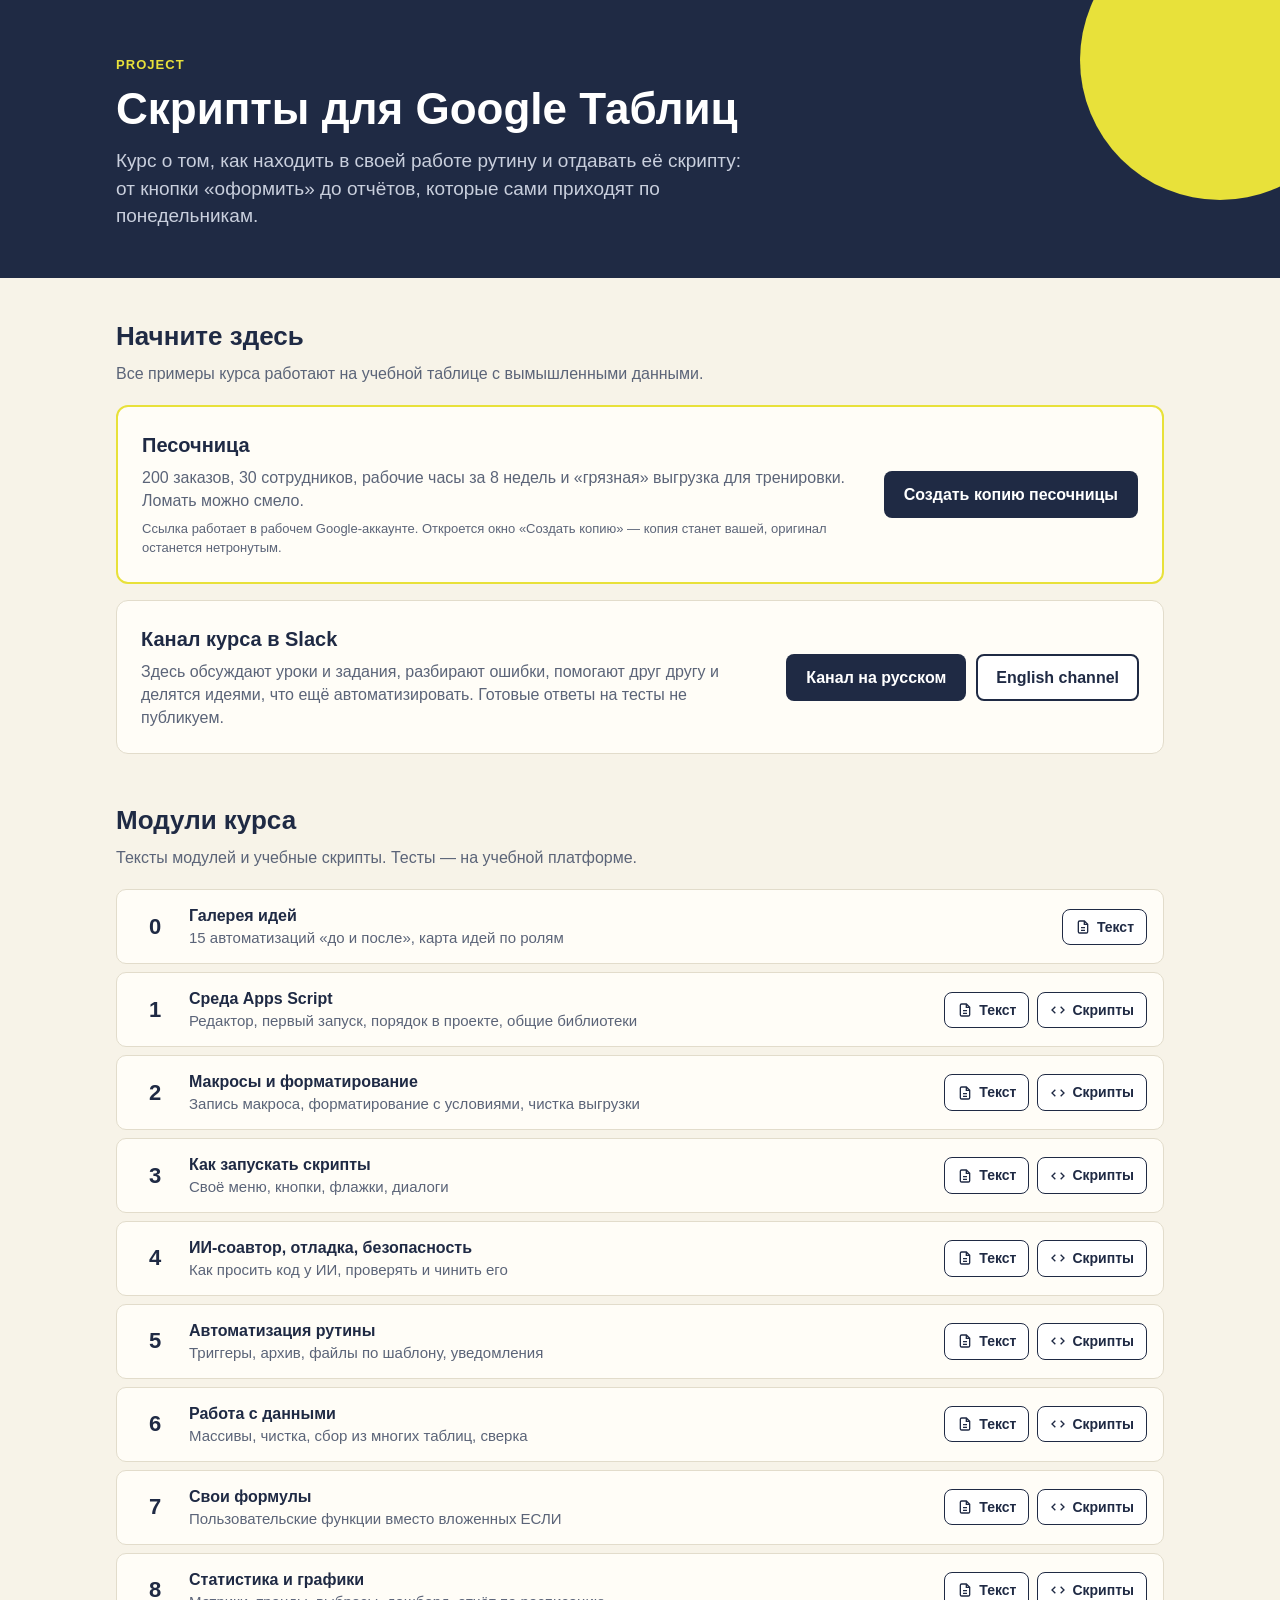
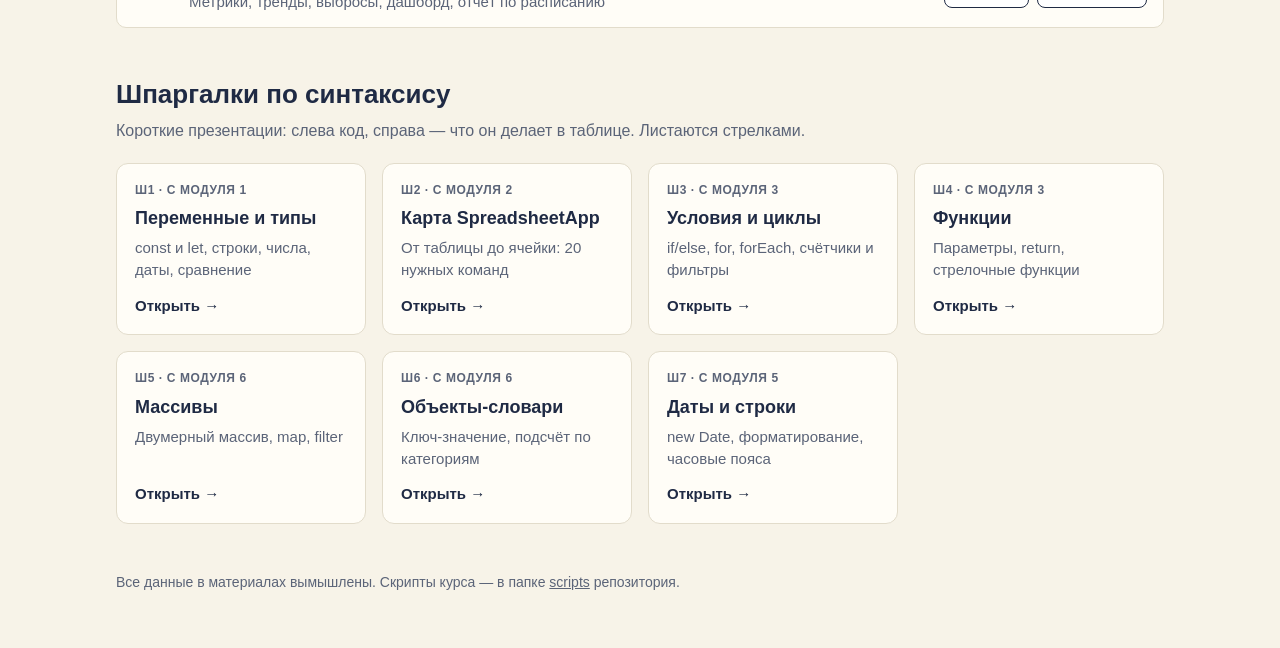
<file: index.html>
<!doctype html>
<html lang="ru">
<head>
<meta charset="utf-8">
<meta name="viewport" content="width=device-width, initial-scale=1">
<title>Скрипты для Google Таблиц — материалы курса</title>
<meta name="description" content="Материалы курса ADP по Google Apps Script: песочница, шпаргалки по синтаксису, учебные скрипты.">
<style>
  :root { --navy:#1f2a44; --yellow:#e8e13a; --cream:#f7f3e8; --paper:#fffdf7; --muted:#5b6478; --line:#e2dccb; }
  * { box-sizing: border-box; }
  body { margin:0; font-family: Arial, Helvetica, sans-serif; background: var(--cream); color: var(--navy); line-height: 1.45; }
  a { color: inherit; }
  .wrap { max-width: 1080px; margin: 0 auto; padding: 0 16px; }

  header { background: var(--navy); color: #fff; padding: 56px 0 48px; position: relative; overflow: hidden; }
  header::after { content:""; position:absolute; right:-80px; top:-80px; width:280px; height:280px; border-radius:50%; background: var(--yellow); }
  .kicker { color: var(--yellow); font-weight: 700; letter-spacing: .08em; text-transform: uppercase; font-size: 13px; }
  h1 { font-size: 44px; line-height: 1.1; margin: 10px 0 14px; max-width: 720px; position: relative; z-index: 1; }
  header p { font-size: 19px; color: #c9cfdd; max-width: 640px; margin: 0; position: relative; z-index: 1; }

  section { padding: 40px 0 8px; }
  h2 { font-size: 26px; margin: 0 0 6px; }
  .sub { color: var(--muted); margin: 0 0 20px; }

  .sandbox { background: var(--paper); border: 2px solid var(--yellow); border-radius: 12px; padding: 24px; display: grid; grid-template-columns: 1fr auto; gap: 20px; align-items: center; }
  .sandbox h3 { margin: 0 0 6px; font-size: 20px; }
  .sandbox p { margin: 0; color: var(--muted); }
  .btn { display: inline-block; background: var(--navy); color: #fff; text-decoration: none; font-weight: 700; padding: 12px 20px; border-radius: 8px; white-space: nowrap; }
  .btn:hover { background: #2b3a5c; }
  .hint { font-size: 13px; color: var(--muted); margin-top: 8px !important; }
  .community { margin-top: 16px; background: var(--paper); border: 1px solid var(--line); border-radius: 12px; padding: 24px; display: grid; grid-template-columns: 1fr auto; gap: 20px; align-items: center; }
  .community h3 { margin: 0 0 6px; font-size: 20px; }
  .community p { margin: 0; color: var(--muted); }
  .community .links { display: flex; gap: 10px; flex-wrap: wrap; }
  .btn.ghost { background: #fff; color: var(--navy); border: 2px solid var(--navy); padding: 10px 18px; }
  .btn.ghost:hover { background: var(--navy); color: #fff; }

  .grid { display: grid; grid-template-columns: repeat(auto-fill, minmax(240px, 1fr)); gap: 16px; }
  .card { background: var(--paper); border: 1px solid var(--line); border-radius: 12px; padding: 18px; display: flex; flex-direction: column; gap: 6px; text-decoration: none; }
  a.card:hover { border-color: var(--navy); }
  .card .tag { font-size: 12px; font-weight: 700; color: var(--muted); text-transform: uppercase; letter-spacing: .05em; }
  .card h3 { margin: 0; font-size: 18px; }
  .card p { margin: 0; font-size: 15px; color: var(--muted); }
  .card .go { margin-top: auto; padding-top: 8px; font-weight: 700; font-size: 15px; }
  .card.soon { opacity: .55; }
  .card.soon .go { color: var(--muted); font-weight: 400; }

  ol.modules { list-style: none; padding: 0; margin: 0; display: grid; gap: 8px; }
  ol.modules li { background: var(--paper); border: 1px solid var(--line); border-radius: 10px; padding: 14px 16px; display: grid; grid-template-columns: 44px 1fr auto; gap: 12px; align-items: center; }
  ol.modules .n { font-weight: 700; font-size: 22px; text-align: center; line-height: 1; }
  ol.modules .t { font-weight: 700; }
  ol.modules .d { color: var(--muted); font-size: 15px; display: block; font-weight: 400; }
  ol.modules .s { font-size: 14px; color: var(--muted); white-space: nowrap; display: flex; gap: 8px; align-items: center; }
  .chip { position: relative; display: inline-flex; align-items: center; gap: 6px; padding: 7px 12px; border: 1px solid var(--navy); border-radius: 8px; font-size: 14px; font-weight: 700; color: var(--navy); text-decoration: none; background: #fff; transition: background .15s, color .15s; }
  .chip svg { width: 16px; height: 16px; flex: none; }
  .chip:hover, .chip:focus-visible { background: var(--navy); color: #fff; outline: none; }
  .chip[data-tip]::after { content: attr(data-tip); position: absolute; bottom: calc(100% + 8px); right: 0; width: max-content; max-width: 240px; white-space: normal; text-align: left; background: var(--navy); color: #fff; font-weight: 400; font-size: 13px; line-height: 1.35; padding: 7px 10px; border-radius: 6px; box-shadow: 0 4px 14px rgba(31,42,68,.18); opacity: 0; transform: translateY(4px); pointer-events: none; transition: opacity .15s, transform .15s; z-index: 5; }
  .chip[data-tip]:hover::after, .chip[data-tip]:focus-visible::after { opacity: 1; transform: translateY(0); }

  footer { padding: 40px 0 56px; color: var(--muted); font-size: 14px; }

  @media (max-width: 680px) {
    h1 { font-size: 32px; }
    .sandbox { grid-template-columns: 1fr; }
    .community { grid-template-columns: 1fr; }
    ol.modules li { grid-template-columns: 32px 1fr; }
    ol.modules .s { grid-column: 2; white-space: normal; flex-wrap: wrap; }
    .chip[data-tip]::after { display: none; }
  }
</style>
</head>
<body>

<header>
  <div class="wrap">
    <div class="kicker">project</div>
    <h1>Скрипты для Google Таблиц</h1>
    <p>Курс о том, как находить в своей работе рутину и отдавать её скрипту: от кнопки «оформить» до отчётов, которые сами приходят по понедельникам.</p>
  </div>
</header>

<main class="wrap">

  <section id="sandbox">
    <h2>Начните здесь</h2>
    <p class="sub">Все примеры курса работают на учебной таблице с вымышленными данными.</p>
    <div class="sandbox">
      <div>
        <h3>Песочница</h3>
        <p>200 заказов, 30 сотрудников, рабочие часы за 8 недель и «грязная» выгрузка для тренировки. Ломать можно смело.</p>
        <p class="hint">Ссылка работает в рабочем Google-аккаунте. Откроется окно «Создать копию» — копия станет вашей, оригинал останется нетронутым.</p>
      </div>
      <a class="btn" href="https://docs.google.com/spreadsheets/d/1sP5LSFNw-inHezgi46c4yu6_6DCFMGKLMiPOX5Nu_qE/copy" target="_blank" rel="noopener">Создать копию песочницы</a>
    </div>
    <!-- Ссылки на каналы: заменить #SLACK_CHANNEL_EN на адрес английского канала -->
    <div class="community">
      <div>
        <h3>Канал курса в Slack</h3>
        <p>Здесь обсуждают уроки и задания, разбирают ошибки, помогают друг другу и делятся идеями, что ещё автоматизировать. Готовые ответы на тесты не публикуем.</p>
      </div>
      <div class="links">
        <a class="btn" href="https://app.slack.com/client/TJNDU010S/C0CHXHHR072" target="_blank" rel="noopener">Канал на русском</a>
        <a class="btn ghost" href="#SLACK_CHANNEL_EN" target="_blank" rel="noopener">English channel</a>
      </div>
    </div>
  </section>

  <section id="modules">
    <h2>Модули курса</h2>
    <p class="sub">Тексты модулей и учебные скрипты. Тесты — на учебной платформе.</p>
    <ol class="modules">
      <li><span class="n">0</span><span class="t">Галерея идей<span class="d">15 автоматизаций «до и после», карта идей по ролям</span></span><span class="s"><a class="chip" href="https://docs.google.com/document/d/1hnFoWCzMp6JFOyHF3kFUVEWM9n6y7GfUU9SesZNvckA/edit" target="_blank" rel="noopener" data-tip="Текст модуля в Google Docs: уроки, примеры, задания" aria-label="Текст модуля в Google Docs"><svg viewBox="0 0 24 24" fill="none" stroke="currentColor" stroke-width="2" aria-hidden="true"><path d="M14 3H7a2 2 0 0 0-2 2v14a2 2 0 0 0 2 2h10a2 2 0 0 0 2-2V8z"/><path d="M14 3v5h5M9 13h6M9 17h6"/></svg>Текст</a></span></li>
      <li><span class="n">1</span><span class="t">Среда Apps Script<span class="d">Редактор, первый запуск, порядок в проекте, общие библиотеки</span></span><span class="s"><a class="chip" href="https://docs.google.com/document/d/10aMWiuScCZyKUtqI3w-Otz0ELCOmyiGYzEuOTGqFw9I/edit" target="_blank" rel="noopener" data-tip="Текст модуля в Google Docs: уроки, примеры, задания" aria-label="Текст модуля в Google Docs"><svg viewBox="0 0 24 24" fill="none" stroke="currentColor" stroke-width="2" aria-hidden="true"><path d="M14 3H7a2 2 0 0 0-2 2v14a2 2 0 0 0 2 2h10a2 2 0 0 0 2-2V8z"/><path d="M14 3v5h5M9 13h6M9 17h6"/></svg>Текст</a><a class="chip" href="https://github.com/EternaF0rren/apps-script-course/tree/main/scripts/m01" target="_blank" rel="noopener" data-tip="Учебные скрипты модуля на GitHub: готовый код, который можно скопировать" aria-label="Учебные скрипты модуля на GitHub"><svg viewBox="0 0 24 24" fill="none" stroke="currentColor" stroke-width="2" aria-hidden="true"><path d="M8 7l-5 5 5 5M16 7l5 5-5 5"/></svg>Скрипты</a></span></li>
      <li><span class="n">2</span><span class="t">Макросы и форматирование<span class="d">Запись макроса, форматирование с условиями, чистка выгрузки</span></span><span class="s"><a class="chip" href="https://docs.google.com/document/d/13MtvKTYr9phef3FQ8FtgEdVHn8fVODUpS78gn4h951Q/edit" target="_blank" rel="noopener" data-tip="Текст модуля в Google Docs: уроки, примеры, задания" aria-label="Текст модуля в Google Docs"><svg viewBox="0 0 24 24" fill="none" stroke="currentColor" stroke-width="2" aria-hidden="true"><path d="M14 3H7a2 2 0 0 0-2 2v14a2 2 0 0 0 2 2h10a2 2 0 0 0 2-2V8z"/><path d="M14 3v5h5M9 13h6M9 17h6"/></svg>Текст</a><a class="chip" href="https://github.com/EternaF0rren/apps-script-course/tree/main/scripts/m02" target="_blank" rel="noopener" data-tip="Учебные скрипты модуля на GitHub: готовый код, который можно скопировать" aria-label="Учебные скрипты модуля на GitHub"><svg viewBox="0 0 24 24" fill="none" stroke="currentColor" stroke-width="2" aria-hidden="true"><path d="M8 7l-5 5 5 5M16 7l5 5-5 5"/></svg>Скрипты</a></span></li>
      <li><span class="n">3</span><span class="t">Как запускать скрипты<span class="d">Своё меню, кнопки, флажки, диалоги</span></span><span class="s"><a class="chip" href="https://docs.google.com/document/d/1ItiXm9IVOcqtmFVwrqTZn0zjn7lCG8Ylvvo4Dp6qDDE/edit" target="_blank" rel="noopener" data-tip="Текст модуля в Google Docs: уроки, примеры, задания" aria-label="Текст модуля в Google Docs"><svg viewBox="0 0 24 24" fill="none" stroke="currentColor" stroke-width="2" aria-hidden="true"><path d="M14 3H7a2 2 0 0 0-2 2v14a2 2 0 0 0 2 2h10a2 2 0 0 0 2-2V8z"/><path d="M14 3v5h5M9 13h6M9 17h6"/></svg>Текст</a><a class="chip" href="https://github.com/EternaF0rren/apps-script-course/tree/main/scripts/m03" target="_blank" rel="noopener" data-tip="Учебные скрипты модуля на GitHub: готовый код, который можно скопировать" aria-label="Учебные скрипты модуля на GitHub"><svg viewBox="0 0 24 24" fill="none" stroke="currentColor" stroke-width="2" aria-hidden="true"><path d="M8 7l-5 5 5 5M16 7l5 5-5 5"/></svg>Скрипты</a></span></li>
      <li><span class="n">4</span><span class="t">ИИ-соавтор, отладка, безопасность<span class="d">Как просить код у ИИ, проверять и чинить его</span></span><span class="s"><a class="chip" href="https://docs.google.com/document/d/1_WeV0hexCOh-drF1IdxQxsMTzR2RjNQBck1ycKzr2Rw/edit" target="_blank" rel="noopener" data-tip="Текст модуля в Google Docs: уроки, примеры, задания" aria-label="Текст модуля в Google Docs"><svg viewBox="0 0 24 24" fill="none" stroke="currentColor" stroke-width="2" aria-hidden="true"><path d="M14 3H7a2 2 0 0 0-2 2v14a2 2 0 0 0 2 2h10a2 2 0 0 0 2-2V8z"/><path d="M14 3v5h5M9 13h6M9 17h6"/></svg>Текст</a><a class="chip" href="https://github.com/EternaF0rren/apps-script-course/tree/main/scripts/m04" target="_blank" rel="noopener" data-tip="Учебные скрипты модуля на GitHub: готовый код, который можно скопировать" aria-label="Учебные скрипты модуля на GitHub"><svg viewBox="0 0 24 24" fill="none" stroke="currentColor" stroke-width="2" aria-hidden="true"><path d="M8 7l-5 5 5 5M16 7l5 5-5 5"/></svg>Скрипты</a></span></li>
      <li><span class="n">5</span><span class="t">Автоматизация рутины<span class="d">Триггеры, архив, файлы по шаблону, уведомления</span></span><span class="s"><a class="chip" href="https://docs.google.com/document/d/1gxciZGVIN51iveUAJ2OwFBLilc7Ve7vhIdTLZMoGnws/edit" target="_blank" rel="noopener" data-tip="Текст модуля в Google Docs: уроки, примеры, задания" aria-label="Текст модуля в Google Docs"><svg viewBox="0 0 24 24" fill="none" stroke="currentColor" stroke-width="2" aria-hidden="true"><path d="M14 3H7a2 2 0 0 0-2 2v14a2 2 0 0 0 2 2h10a2 2 0 0 0 2-2V8z"/><path d="M14 3v5h5M9 13h6M9 17h6"/></svg>Текст</a><a class="chip" href="https://github.com/EternaF0rren/apps-script-course/tree/main/scripts/m05" target="_blank" rel="noopener" data-tip="Учебные скрипты модуля на GitHub: готовый код, который можно скопировать" aria-label="Учебные скрипты модуля на GitHub"><svg viewBox="0 0 24 24" fill="none" stroke="currentColor" stroke-width="2" aria-hidden="true"><path d="M8 7l-5 5 5 5M16 7l5 5-5 5"/></svg>Скрипты</a></span></li>
      <li><span class="n">6</span><span class="t">Работа с данными<span class="d">Массивы, чистка, сбор из многих таблиц, сверка</span></span><span class="s"><a class="chip" href="https://docs.google.com/document/d/1Fk2q8OthXoY0xDYuGhodQrIqktpbT6mKWS6amwSNP70/edit" target="_blank" rel="noopener" data-tip="Текст модуля в Google Docs: уроки, примеры, задания" aria-label="Текст модуля в Google Docs"><svg viewBox="0 0 24 24" fill="none" stroke="currentColor" stroke-width="2" aria-hidden="true"><path d="M14 3H7a2 2 0 0 0-2 2v14a2 2 0 0 0 2 2h10a2 2 0 0 0 2-2V8z"/><path d="M14 3v5h5M9 13h6M9 17h6"/></svg>Текст</a><a class="chip" href="https://github.com/EternaF0rren/apps-script-course/tree/main/scripts/m06" target="_blank" rel="noopener" data-tip="Учебные скрипты модуля на GitHub: готовый код, который можно скопировать" aria-label="Учебные скрипты модуля на GitHub"><svg viewBox="0 0 24 24" fill="none" stroke="currentColor" stroke-width="2" aria-hidden="true"><path d="M8 7l-5 5 5 5M16 7l5 5-5 5"/></svg>Скрипты</a></span></li>
      <li><span class="n">7</span><span class="t">Свои формулы<span class="d">Пользовательские функции вместо вложенных ЕСЛИ</span></span><span class="s"><a class="chip" href="https://docs.google.com/document/d/1ptkdptm1Bb0LzS0qnH9ScVQOKNdEuuCF5P73Dp8sURc/edit" target="_blank" rel="noopener" data-tip="Текст модуля в Google Docs: уроки, примеры, задания" aria-label="Текст модуля в Google Docs"><svg viewBox="0 0 24 24" fill="none" stroke="currentColor" stroke-width="2" aria-hidden="true"><path d="M14 3H7a2 2 0 0 0-2 2v14a2 2 0 0 0 2 2h10a2 2 0 0 0 2-2V8z"/><path d="M14 3v5h5M9 13h6M9 17h6"/></svg>Текст</a><a class="chip" href="https://github.com/EternaF0rren/apps-script-course/tree/main/scripts/m07" target="_blank" rel="noopener" data-tip="Учебные скрипты модуля на GitHub: готовый код, который можно скопировать" aria-label="Учебные скрипты модуля на GitHub"><svg viewBox="0 0 24 24" fill="none" stroke="currentColor" stroke-width="2" aria-hidden="true"><path d="M8 7l-5 5 5 5M16 7l5 5-5 5"/></svg>Скрипты</a></span></li>
      <li><span class="n">8</span><span class="t">Статистика и графики<span class="d">Метрики, тренды, выбросы, дашборд, отчёт по расписанию</span></span><span class="s"><a class="chip" href="https://docs.google.com/document/d/1trsVdv6aGHTkl-lEo_IjOLfChngr_xye0SeC2iNr9Pg/edit" target="_blank" rel="noopener" data-tip="Текст модуля в Google Docs: уроки, примеры, задания" aria-label="Текст модуля в Google Docs"><svg viewBox="0 0 24 24" fill="none" stroke="currentColor" stroke-width="2" aria-hidden="true"><path d="M14 3H7a2 2 0 0 0-2 2v14a2 2 0 0 0 2 2h10a2 2 0 0 0 2-2V8z"/><path d="M14 3v5h5M9 13h6M9 17h6"/></svg>Текст</a><a class="chip" href="https://github.com/EternaF0rren/apps-script-course/tree/main/scripts/m08" target="_blank" rel="noopener" data-tip="Учебные скрипты модуля на GitHub: готовый код, который можно скопировать" aria-label="Учебные скрипты модуля на GitHub"><svg viewBox="0 0 24 24" fill="none" stroke="currentColor" stroke-width="2" aria-hidden="true"><path d="M8 7l-5 5 5 5M16 7l5 5-5 5"/></svg>Скрипты</a></span></li>
    </ol>
  </section>

  <section id="cheatsheets">
    <h2>Шпаргалки по синтаксису</h2>
    <p class="sub">Короткие презентации: слева код, справа — что он делает в таблице. Листаются стрелками.</p>
    <div class="grid">
      <a class="card" href="cheatsheets/sh1-variables.html"><span class="tag">Ш1 · с модуля 1</span><h3>Переменные и типы</h3><p>const и let, строки, числа, даты, сравнение</p><span class="go">Открыть →</span></a>
      <a class="card" href="cheatsheets/sh2-spreadsheetapp.html"><span class="tag">Ш2 · с модуля 2</span><h3>Карта SpreadsheetApp</h3><p>От таблицы до ячейки: 20 нужных команд</p><span class="go">Открыть →</span></a>
      <a class="card" href="cheatsheets/sh3-conditions-loops.html"><span class="tag">Ш3 · с модуля 3</span><h3>Условия и циклы</h3><p>if/else, for, forEach, счётчики и фильтры</p><span class="go">Открыть →</span></a>
      <a class="card" href="cheatsheets/sh4-functions.html"><span class="tag">Ш4 · с модуля 3</span><h3>Функции</h3><p>Параметры, return, стрелочные функции</p><span class="go">Открыть →</span></a>
      <a class="card" href="cheatsheets/sh5-arrays.html"><span class="tag">Ш5 · с модуля 6</span><h3>Массивы</h3><p>Двумерный массив, map, filter</p><span class="go">Открыть →</span></a>
      <a class="card" href="cheatsheets/sh6-objects.html"><span class="tag">Ш6 · с модуля 6</span><h3>Объекты-словари</h3><p>Ключ-значение, подсчёт по категориям</p><span class="go">Открыть →</span></a>
      <a class="card" href="cheatsheets/sh7-dates-strings.html"><span class="tag">Ш7 · с модуля 5</span><h3>Даты и строки</h3><p>new Date, форматирование, часовые пояса</p><span class="go">Открыть →</span></a>
    </div>
  </section>

</main>

<footer>
  <div class="wrap">Все данные в материалах вымышлены. Скрипты курса — в папке <a href="https://github.com/EternaF0rren/apps-script-course/tree/main/scripts">scripts</a> репозитория.</div>
</footer>

</body>
</html>
</file>
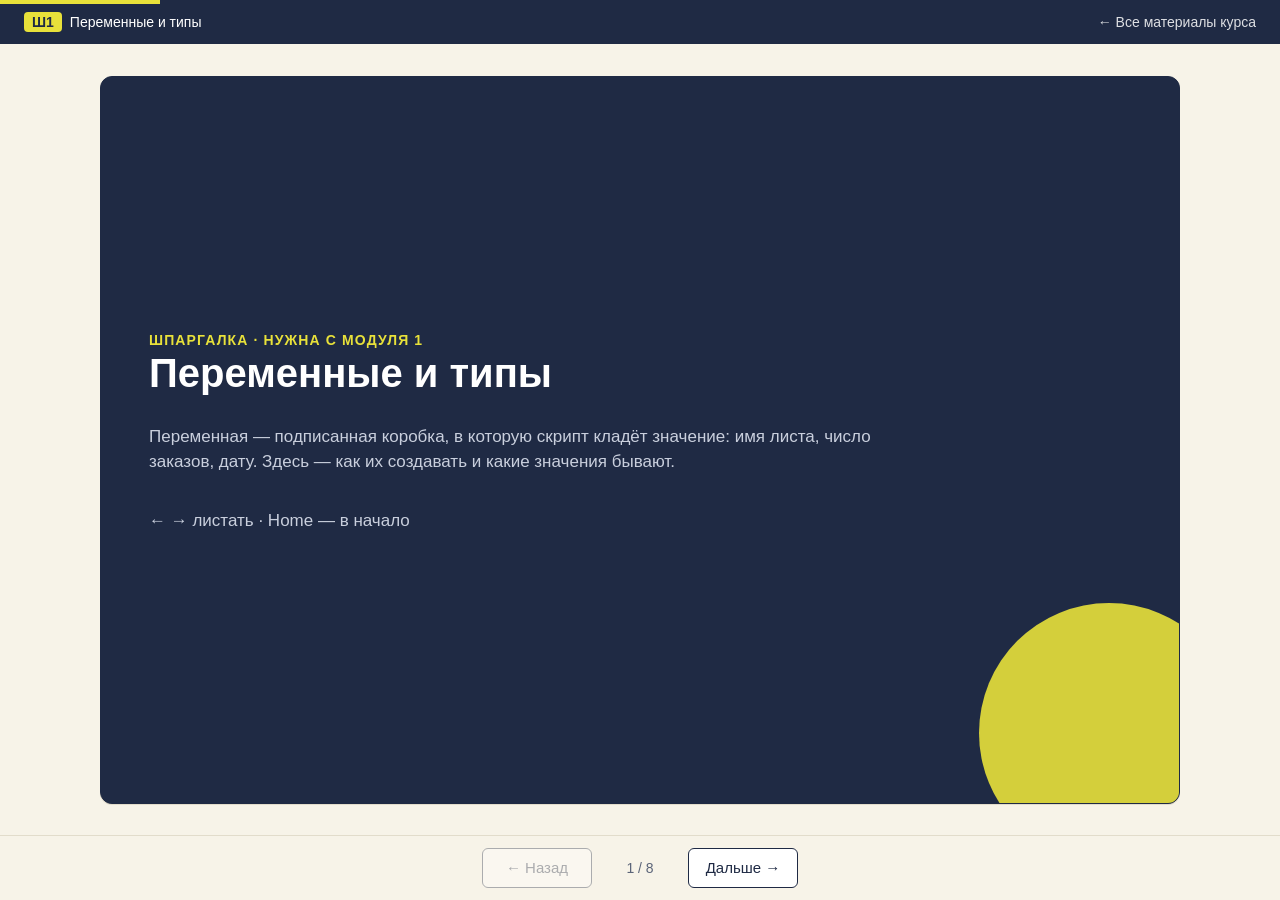
<file: cheatsheets/sh1-variables.html>
<!doctype html>
<html lang="ru">
<head>
<meta charset="utf-8">
<meta name="viewport" content="width=device-width, initial-scale=1">
<title>Ш1. Переменные и типы — Скрипты для Google Таблиц</title>
<link rel="stylesheet" href="../assets/slides.css">
</head>
<body>
<div class="progress"></div>
<div class="deck">
  <div class="topbar">
    <div><span class="badge">Ш1</span>Переменные и типы</div>
    <a href="../index.html">← Все материалы курса</a>
  </div>

  <main class="stage">

    <section class="slide title">
      <div class="kicker">Шпаргалка · нужна с модуля 1</div>
      <h1>Переменные и типы</h1>
      <p class="lead">Переменная — подписанная коробка, в которую скрипт кладёт значение: имя листа, число заказов, дату. Здесь — как их создавать и какие значения бывают.</p>
      <p class="lead">← → листать · Home — в начало</p>
    </section>

    <section class="slide">
      <h2><span class="num">1</span>const и let</h2>
      <div class="cols">
<pre class="code">const sheetName = 'Orders';   // не меняется
let count = 0;                // будет меняться

count = count + 1;            // теперь 1
count += 1;                   // теперь 2

sheetName = 'Archive';          // ошибка!</pre>
        <div>
          <p><code>const</code> — коробка с крышкой на замке. Положили значение один раз, и всё.</p>
          <p><code>let</code> — коробка, в которую можно класть новое значение: счётчики, суммы, «последняя найденная строка».</p>
          <div class="note"><b>Правило:</b> по умолчанию пишем <code>const</code>. Меняем на <code>let</code>, только когда значение правда должно меняться.</div>
          <p style="margin-top:14px">В старом коде и в записанных макросах встречается <code>var</code>. Он работает как <code>let</code>, но с подвохами. Сами его не пишем.</p>
        </div>
      </div>
    </section>

    <section class="slide">
      <h2><span class="num">2</span>Какие бывают значения</h2>
      <table class="map">
        <tr><th>Тип</th><th>Пример в коде</th><th>Откуда берётся в таблице</th></tr>
        <tr><td>Строка (текст)</td><td><code>'Orders'</code>, <code>"Done"</code></td><td>Ячейка с текстом</td></tr>
        <tr><td>Число</td><td><code>3.5</code>, <code>200</code>, <code>-1</code></td><td>Ячейка с числом. Дробная часть — через точку, не запятую</td></tr>
        <tr><td>Логическое</td><td><code>true</code>, <code>false</code></td><td>Ячейка с флажком (чекбоксом)</td></tr>
        <tr><td>Дата</td><td><code>new Date()</code></td><td>Ячейка с датой или временем</td></tr>
        <tr><td>Пусто</td><td><code>''</code></td><td>Пустая ячейка приходит как пустая строка, а не как 0</td></tr>
      </table>
      <div class="note">Узнать тип значения: <code>typeof value</code> вернёт <code>'string'</code>, <code>'number'</code> или <code>'boolean'</code>. Для дат: <code>value instanceof Date</code>.</div>
    </section>

    <section class="slide">
      <h2><span class="num">3</span>Склеиваем текст</h2>
      <div class="cols">
<pre class="code">const name = 'Olga L.';
const count = 7;

// Через плюс
const a = name + ' has orders: ' + count;

// Через шаблон: обратные кавычки и ${...}
const b = `У ${name} заказов: ${count}`;

// Оба варианта дают:
// У Ольга Л. заказов: 7</pre>
        <div>
          <p>Строки можно писать в одинарных <code>'…'</code> или двойных <code>"…"</code> кавычках — разницы нет. Главное, чтобы открывающая и закрывающая совпадали.</p>
          <p>Шаблонная строка в <b>обратных кавычках</b> <code>`…`</code> удобнее, когда в текст надо подставить несколько значений: письма, сообщения, заголовки отчётов.</p>
          <div class="note">Обратная кавычка на клавиатуре — слева от цифры 1, в английской раскладке.</div>
        </div>
      </div>
    </section>

    <section class="slide">
      <h2><span class="num">4</span>Сравниваем значения</h2>
      <div class="cols">
<pre class="code">status === 'Done'      // равно
status !== 'Done'      // не равно
hours > 8               // больше
hours &lt;= 8              // меньше или равно

'5' === 5               // false: текст ≠ число
Number('5') === 5       // true

// Два условия сразу
status === 'Problem' &amp;&amp; hours > 8   // И
status === 'New' || status === 'In Progress'  // ИЛИ</pre>
        <div>
          <p>Сравниваем тремя знаками: <code>===</code> и <code>!==</code>. Двойное <code>==</code> пытается «угадать» тип и иногда угадывает не то.</p>
          <p>Число из таблицы иногда приходит текстом — например, если в ячейке «3,5». Перед сравнением превратите его в число: <code>Number(...)</code>.</p>
          <div class="note"><code>&amp;&amp;</code> — «и», <code>||</code> — «или», <code>!</code> — «не». Как И / ИЛИ / НЕ в формулах таблиц.</div>
        </div>
      </div>
    </section>

    <section class="slide">
      <h2><span class="num">5</span>Имена переменных</h2>
      <div class="cols even">
        <div>
          <h3>Так можно</h3>
<pre class="code">const orders = ...;
const lastRow = ...;
const deadlineHours = 24;
const SHEET_NAME = 'Orders'; // настройка</pre>
        </div>
        <div>
          <h3>Так нельзя или не стоит</h3>
<pre class="code">const last row = ...;  // пробел — ошибка
const 2orders = ...;   // с цифры — ошибка
const x = ...;         // непонятно, что внутри
const заказы = ...;    // работает, но не принято</pre>
        </div>
      </div>
      <ul>
        <li>Регистр важен: <code>sheet</code>, <code>Sheet</code> и <code>SHEET</code> — три разные переменные.</li>
        <li>Слова склеиваем «верблюдом»: <code>lastRow</code>, <code>overdueOrders</code>.</li>
        <li>Неизменные настройки — большими буквами: <code>HEADER_COLOR</code>.</li>
      </ul>
    </section>

    <section class="slide">
      <h2><span class="num">6</span>Частые ошибки</h2>
      <div class="note err"><b>ReferenceError: orderCount is not defined</b><br>Переменной с таким именем нет. Чаще всего — опечатка или другой регистр: объявили <code>orderCount</code>, а пишете <code>ordercount</code>.</div>
      <div class="note err"><b>TypeError: Assignment to constant variable</b><br>Пытаетесь положить новое значение в <code>const</code>. Замените на <code>let</code>, если значение действительно должно меняться.</div>
      <div class="note err"><b>Вместо суммы получилось «3,52» или NaN</b><br>Сложили текст с числом: <code>'3,5' + 2</code> даёт <code>'3,52'</code>. Сначала превратите текст в число: <code>Number('3,5'.replace(',', '.'))</code>.</div>
      <div class="note err"><b>SyntaxError: Unexpected identifier</b><br>Чаще всего — забытая кавычка или скобка в строке выше той, на которую указывает ошибка.</div>
    </section>

    <section class="slide">
      <h2><span class="num">7</span>Почитать подробнее</h2>
      <p class="lead">Учить наизусть не нужно — достаточно узнавать в коде. Если хочется глубже:</p>
      <ul>
        <li><a href="https://learn.javascript.ru/variables">Современный учебник JavaScript: Переменные</a></li>
        <li><a href="https://learn.javascript.ru/types">Современный учебник JavaScript: Типы данных</a></li>
        <li><a href="https://learn.javascript.ru/comparison">Современный учебник JavaScript: Операторы сравнения</a></li>
      </ul>
      <p>Из учебника берём только раздел «Основы JavaScript». Темы про браузер и веб-страницы к Таблицам не относятся.</p>
      <p><b>Дальше:</b> <a href="sh2-spreadsheetapp.html">Ш2. Карта SpreadsheetApp</a></p>
    </section>

  </main>

  <nav class="controls">
    <button type="button" data-prev>← Назад</button>
    <span class="count" data-count></span>
    <button type="button" data-next>Дальше →</button>
  </nav>
</div>
<script src="../assets/slides.js"></script>
</body>
</html>
</file>
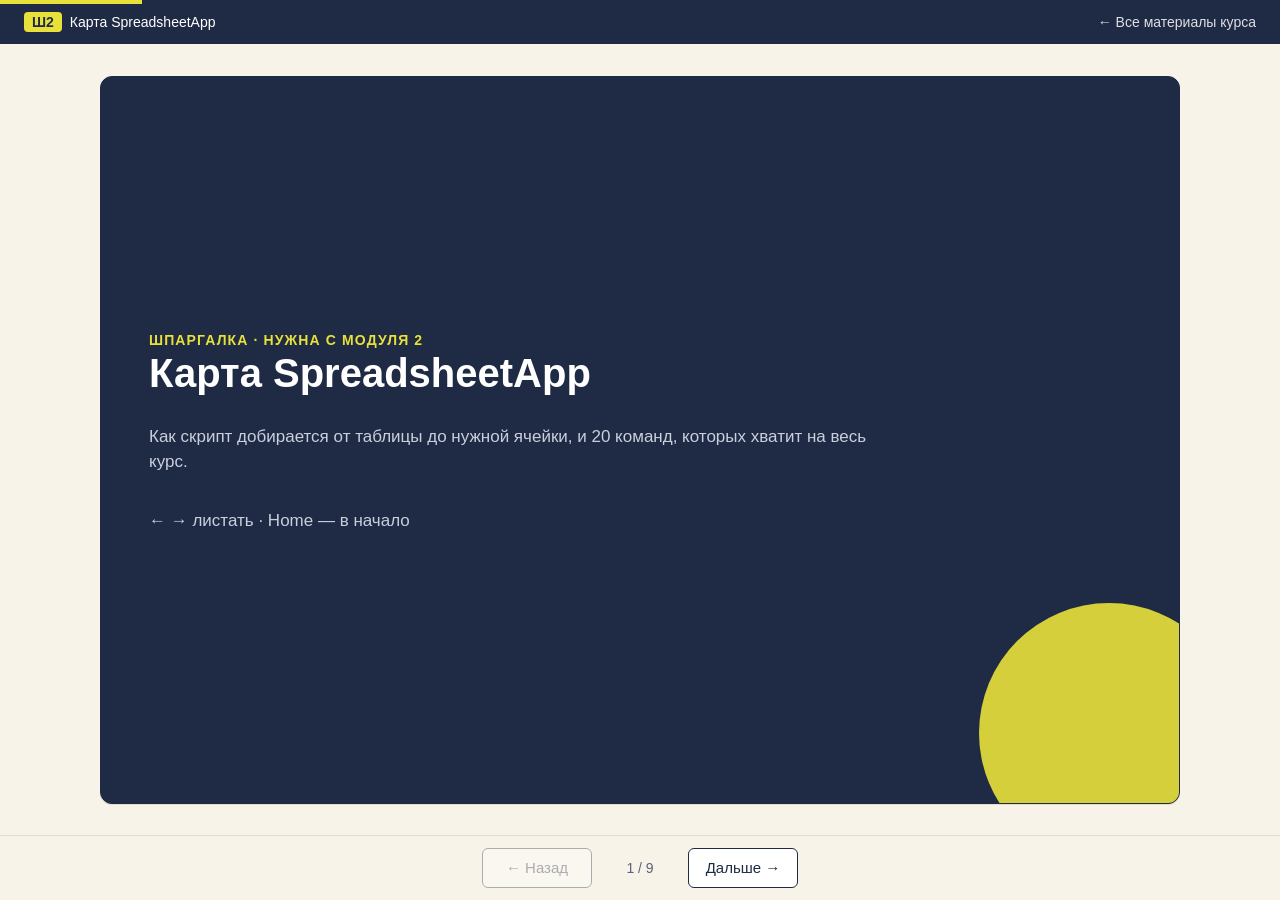
<file: cheatsheets/sh2-spreadsheetapp.html>
<!doctype html>
<html lang="ru">
<head>
<meta charset="utf-8">
<meta name="viewport" content="width=device-width, initial-scale=1">
<title>Ш2. Карта SpreadsheetApp — Скрипты для Google Таблиц</title>
<link rel="stylesheet" href="../assets/slides.css">
</head>
<body>
<div class="progress"></div>
<div class="deck">
  <div class="topbar">
    <div><span class="badge">Ш2</span>Карта SpreadsheetApp</div>
    <a href="../index.html">← Все материалы курса</a>
  </div>

  <main class="stage">

    <section class="slide title">
      <div class="kicker">Шпаргалка · нужна с модуля 2</div>
      <h1>Карта SpreadsheetApp</h1>
      <p class="lead">Как скрипт добирается от таблицы до нужной ячейки, и 20 команд, которых хватит на весь курс.</p>
      <p class="lead">← → листать · Home — в начало</p>
    </section>

    <section class="slide">
      <h2><span class="num">1</span>Матрёшка: от таблицы до ячейки</h2>
      <div class="cols">
        <div class="nest">
          <div class="box"><b>SpreadsheetApp</b><span>вход: всё про Таблицы</span>
            <div class="box"><b>Spreadsheet</b><span>файл таблицы</span>
              <div class="box"><b>Sheet</b><span>лист «Orders»</span>
                <div class="box hl"><b>Range</b><span>диапазон A2:L201</span>
                  <div class="box"><b>values</b><span>сами значения</span></div>
                </div>
              </div>
            </div>
          </div>
        </div>
        <div>
<pre class="code">const ss = SpreadsheetApp.getActive();
const sheet = ss.getSheetByName('Orders');
const range = sheet.getRange('A2:L201');
const values = range.getValues();</pre>
          <p>Каждый шаг — «открыть следующую матрёшку». Почти любой скрипт для Таблиц начинается с этих строк.</p>
          <div class="note">Главная матрёшка — <b>Range</b>. Красим, читаем, пишем, форматируем — всегда диапазон.</div>
        </div>
      </div>
    </section>

    <section class="slide">
      <h2><span class="num">2</span>Таблица и листы</h2>
      <table class="map">
        <tr><th>Команда</th><th>Что делает</th></tr>
        <tr><td><code>SpreadsheetApp.getActive()</code></td><td>Таблица, к которой привязан скрипт</td></tr>
        <tr><td><code>ss.getSheetByName('Orders')</code></td><td>Лист по имени. Если листа нет — вернёт <code>null</code></td></tr>
        <tr><td><code>ss.getActiveSheet()</code></td><td>Лист, который сейчас открыт у пользователя</td></tr>
        <tr><td><code>ss.getSheets()</code></td><td>Список всех листов, чтобы пройти по каждому</td></tr>
        <tr><td><code>ss.insertSheet('October')</code></td><td>Создать новый лист</td></tr>
        <tr><td><code>SpreadsheetApp.openById('ID')</code></td><td>Открыть другую таблицу по ID из её ссылки (<a href="https://docs.google.com/document/d/1Fk2q8OthXoY0xDYuGhodQrIqktpbT6mKWS6amwSNP70/edit?tab=t.z9f7gwhkrgbn" target="_blank" rel="noopener">модуль 6</a>)</td></tr>
      </table>
      <div class="note">ID таблицы — длинный кусок ссылки между <code>/d/</code> и <code>/edit</code>.</div>
    </section>

    <section class="slide">
      <h2><span class="num">3</span>Как взять диапазон</h2>
      <div class="cols code-wide">
<pre class="code">sheet.getRange('A1')        // одна ячейка
sheet.getRange('A1:L1')     // шапка
sheet.getRange(2, 5)        // строка 2, колонка 5 (E2)

// строка, колонка, сколько строк, сколько колонок
sheet.getRange(2, 1, 10, 3) // A2:C11

sheet.getDataRange()        // всё, где есть данные
sheet.getLastRow()          // номер последней строки
sheet.getLastColumn()       // номер последней колонки</pre>
        <div>
          <p>Буквенный адрес <code>'A1:L1'</code> удобен, когда диапазон всегда один и тот же.</p>
          <p>Числовой <code>getRange(строка, колонка, строк, колонок)</code> — когда размер меняется: «от второй строки до последней».</p>
<pre class="code">// Все данные без шапки
sheet.getRange(2, 1,
  sheet.getLastRow() - 1,
  sheet.getLastColumn());</pre>
        </div>
      </div>
    </section>

    <section class="slide">
      <h2><span class="num">4</span>Читать и записывать</h2>
      <div class="cols code-wide">
<pre class="code">// Одна ячейка
const status = sheet.getRange('E2').getValue();
sheet.getRange('E2').setValue('Done');

// Много ячеек: двумерный массив [строка][колонка]
const values = sheet.getDataRange().getValues();
values[0][0]   // A1 — первая строка, первая колонка
values[1][4]   // E2

// Записать массив обратно (размер должен совпасть)
sheet.getRange(2, 1, rows.length, 5).setValues(rows);

// Добавить строку в конец
sheet.appendRow(['ORD-10201', new Date(), 'New']);</pre>
        <div>
          <p><code>getValue</code> / <code>setValue</code> — для одной ячейки.</p>
          <p><code>getValues</code> / <code>setValues</code> — для диапазона. В сотни раз быстрее, чем ходить по ячейкам по одной.</p>
          <div class="note"><b>Внимание к нумерации.</b> В <code>getRange</code> строки и колонки считаются с 1, как в таблице. В массиве <code>values</code> — с 0. Поэтому E2 — это <code>values[1][4]</code>.</div>
        </div>
      </div>
    </section>

    <section class="slide">
      <h2><span class="num">5</span>Оформить</h2>
      <table class="map">
        <tr><th>Команда</th><th>Что делает</th></tr>
        <tr><td><code>.setBackground('#1f2a44')</code></td><td>Цвет заливки</td></tr>
        <tr><td><code>.setFontColor('#ffffff')</code></td><td>Цвет текста</td></tr>
        <tr><td><code>.setFontWeight('bold')</code></td><td>Жирный</td></tr>
        <tr><td><code>.setFontFamily('Arial').setFontSize(10)</code></td><td>Шрифт и размер</td></tr>
        <tr><td><code>.setNumberFormat('dd.MM.yyyy')</code></td><td>Формат даты или числа (<code>'0.0'</code> — один знак после запятой)</td></tr>
        <tr><td><code>sheet.setFrozenRows(1)</code></td><td>Закрепить шапку</td></tr>
        <tr><td><code>sheet.autoResizeColumns(1, 12)</code></td><td>Ширина колонок 1–12 по содержимому</td></tr>
        <tr><td><code>.clearContent()</code> / <code>.clearFormat()</code></td><td>Стереть значения / оформление</td></tr>
      </table>
      <div class="note">Команды оформления можно писать цепочкой: <code>range.setBackground(...).setFontColor(...).setFontWeight('bold')</code>.</div>
    </section>

    <section class="slide">
      <h2><span class="num">6</span>Сказать пользователю</h2>
      <div class="cols code-wide">
<pre class="code">// Всплывающее сообщение в углу таблицы
SpreadsheetApp.getActive().toast('Done!', 'Script', 5);

// Окно с кнопкой ОК (только при запуске из таблицы)
SpreadsheetApp.getUi().alert('Found 12 overdue orders');

// Сообщение в журнал выполнения (видит только автор)
console.log('Rows processed: ' + rows.length);</pre>
        <div>
          <p><code>toast</code> — ненавязчиво: появилось и исчезло через 5 секунд.</p>
          <p><code>alert</code> — требует нажать ОК. Подходит для важного: «Удалить 40 строк?» (подробнее — в <a href="https://docs.google.com/document/d/1ItiXm9IVOcqtmFVwrqTZn0zjn7lCG8Ylvvo4Dp6qDDE/edit?tab=t.mmafuue5tmb8" target="_blank" rel="noopener">модуле 3</a>).</p>
          <p><code>console.log</code> — для отладки. Пользователь его не увидит.</p>
        </div>
      </div>
    </section>

    <section class="slide">
      <h2><span class="num">7</span>Частые ошибки</h2>
      <div class="note err"><b>TypeError: Cannot read properties of null (reading 'getRange')</b><br><code>getSheetByName</code> не нашёл лист и вернул <code>null</code>. Проверьте название листа: лишний пробел, другая буква, лист переименовали.</div>
      <div class="note err"><b>Exception: The number of rows in the data does not match the number of rows in the range</b><br>Размер массива в <code>setValues</code> не совпадает с размером диапазона. Берите размер из самого массива: <code>getRange(2, 1, rows.length, rows[0].length)</code>.</div>
      <div class="note err"><b>Exception: The coordinates of the range are outside the dimensions of the sheet</b><br>Просим строку 0 или больше строк, чем есть на листе. Помните: в <code>getRange</code> отсчёт с 1.</div>
      <div class="note err"><b>Скрипт работает, но очень медленно</b><br>Внутри цикла стоят <code>getValue</code> или <code>setValue</code>. Прочитайте всё одним <code>getValues</code>, обработайте массив и запишите одним <code>setValues</code>.</div>
    </section>

    <section class="slide">
      <h2><span class="num">8</span>Почитать подробнее</h2>
      <ul>
        <li><a href="https://developers.google.com/apps-script/reference/spreadsheet">Справочник Spreadsheet Service</a> — все команды с примерами (на английском)</li>
        <li><a href="https://developers.google.com/apps-script/quickstart/fundamentals-codelabs?hl=RU">Практикумы Google «Основы Apps Script с использованием Sheets»</a>, особенно №2 «Электронные таблицы, листы и диапазоны»</li>
      </ul>
      <p><b>Назад:</b> <a href="sh1-variables.html">Ш1. Переменные и типы</a> · <b>Дальше:</b> <a href="sh3-conditions-loops.html">Ш3. Условия и циклы</a></p>
    </section>

  </main>

  <nav class="controls">
    <button type="button" data-prev>← Назад</button>
    <span class="count" data-count></span>
    <button type="button" data-next>Дальше →</button>
  </nav>
</div>
<script src="../assets/slides.js"></script>
</body>
</html>
</file>
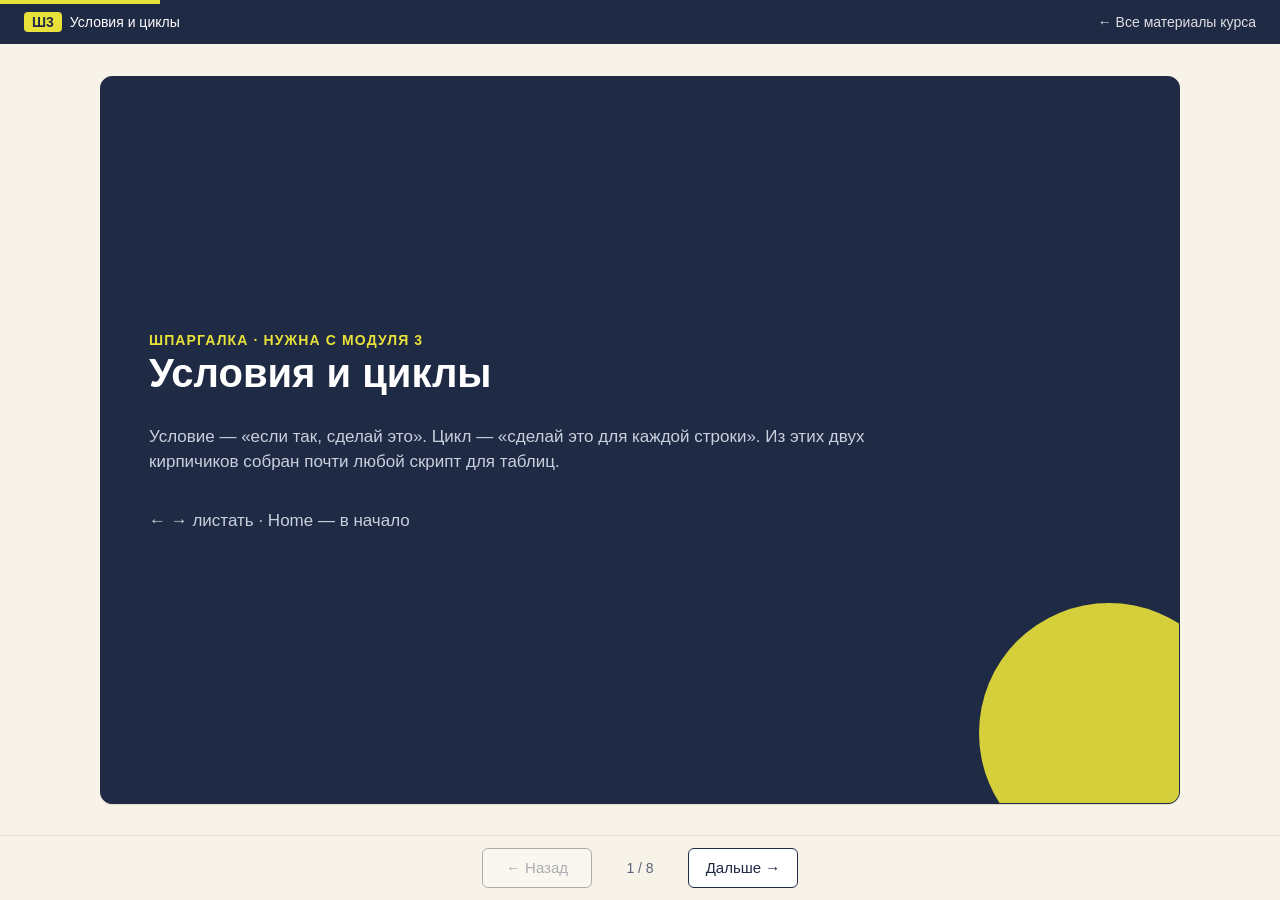
<file: cheatsheets/sh3-conditions-loops.html>
<!doctype html>
<html lang="ru">
<head>
<meta charset="utf-8">
<meta name="viewport" content="width=device-width, initial-scale=1">
<title>Ш3. Условия и циклы — Скрипты для Google Таблиц</title>
<link rel="stylesheet" href="../assets/slides.css">
</head>
<body>
<div class="progress"></div>
<div class="deck">
  <div class="topbar">
    <div><span class="badge">Ш3</span>Условия и циклы</div>
    <a href="../index.html">← Все материалы курса</a>
  </div>

  <main class="stage">

    <section class="slide title">
      <div class="kicker">Шпаргалка · нужна с модуля 3</div>
      <h1>Условия и циклы</h1>
      <p class="lead">Условие — «если так, сделай это». Цикл — «сделай это для каждой строки». Из этих двух кирпичиков собран почти любой скрипт для таблиц.</p>
      <p class="lead">← → листать · Home — в начало</p>
    </section>

    <section class="slide">
      <h2><span class="num">1</span>if и else</h2>
      <div class="cols">
<pre class="code">if (status === 'Problem') {
  sheet.getRange(row, 5).setFontColor('#c62828');
}

if (hours > 8) {
  label = 'Long';
} else {
  label = 'Normal';
}</pre>
        <div>
          <p><code>if (условие) { … }</code> — код в фигурных скобках выполняется, только если условие верно.</p>
          <p><code>else { … }</code> — что делать в противном случае. Необязательная часть.</p>
          <div class="note">Как ЕСЛИ в формулах: <code>=ЕСЛИ(I2&gt;8; "Долго"; "Норма")</code> делает то же самое.</div>
        </div>
      </div>
    </section>

    <section class="slide">
      <h2><span class="num">2</span>Несколько вариантов</h2>
      <div class="cols">
<pre class="code">if (hoursLeft &lt; 0) {
  color = 'red';            // просрочен
} else if (hoursLeft &lt; 4) {
  color = 'yellow';         // горит
} else {
  color = 'green';          // время есть
}

// Короткая запись для двух вариантов
const label = hours > 8 ? 'Long' : 'Normal';</pre>
        <div>
          <p><code>else if</code> — следующая проверка, если предыдущая не сработала. Проверки идут сверху вниз, срабатывает первая подходящая.</p>
          <p>Короткая запись <code>условие ? если_да : если_нет</code> удобна, когда нужно просто выбрать одно из двух значений.</p>
          <div class="note">Вместо вложенных ЕСЛИ на полэкрана — понятная лестница <code>else if</code>. Это одна из главных причин переносить сложные формулы в скрипт.</div>
        </div>
      </div>
    </section>

    <section class="slide">
      <h2><span class="num">3</span>Цикл for по строкам</h2>
      <div class="cols">
<pre class="code">const values = sheet.getDataRange().getValues();

// i = 0 — шапка, поэтому начинаем с 1
for (let i = 1; i &lt; values.length; i++) {
  const row = values[i];
  if (row[4] === 'Problem') {
    console.log('Problem in order ' + row[0]);
  }
}</pre>
        <div>
          <p><code>for (начало; условие; шаг)</code> читается так: «начни с i = 1; пока i меньше числа строк; после каждого круга прибавь 1».</p>
          <p>Внутри цикла <code>values[i]</code> — очередная строка таблицы, <code>row[4]</code> — её пятая колонка (E).</p>
          <div class="note">Номер строки в таблице = <code>i + 1</code>: массив считается с 0, а таблица — с 1.</div>
        </div>
      </div>
    </section>

    <section class="slide">
      <h2><span class="num">4</span>for…of и forEach</h2>
      <div class="cols">
<pre class="code">// Когда номер строки не нужен
for (const row of values.slice(1)) {
  console.log(row[0]);
}

// То же самое через forEach
values.slice(1).forEach(function (row, i) {
  // i — порядковый номер, начиная с 0
  console.log(i + ': ' + row[0]);
});

// Обойти все листы таблицы
ss.getSheets().forEach(function (sheet) {
  sheet.setFrozenRows(1);
});</pre>
        <div>
          <p><code>for…of</code> и <code>forEach</code> — «для каждого элемента списка». Пишутся короче, чем классический <code>for</code>.</p>
          <p><code>values.slice(1)</code> — все строки, кроме первой (шапки).</p>
          <div class="note">Выбирайте любой вариант — все три делают одно и то же. В коде от ИИ встретятся все три.</div>
        </div>
      </div>
    </section>

    <section class="slide">
      <h2><span class="num">5</span>Посчитать и отобрать</h2>
      <div class="cols">
<pre class="code">// Счётчик
let problems = 0;
for (const row of values.slice(1)) {
  if (row[4] === 'Problem') problems++;
}

// То же через filter: «оставь только подходящие»
const open = values.slice(1).filter(function (row) {
  return row[4] !== 'Done';
});
console.log('Open: ' + open.length);

// Сумма часов
let total = 0;
values.slice(1).forEach(function (row) {
  total += row[8];
});</pre>
        <div>
          <p>Три самых частых шаблона: <b>посчитать</b> (счётчик <code>++</code>), <b>отобрать</b> (<code>filter</code>), <b>сложить</b> (<code>+=</code>).</p>
          <p><code>problems++</code> — прибавить 1. <code>total += row[8]</code> — прибавить значение из колонки I.</p>
          <div class="note">Это аналоги СЧЁТЕСЛИ, ФИЛЬТР и СУММЕСЛИ — только с любыми условиями, какие придумаете.</div>
        </div>
      </div>
    </section>

    <section class="slide">
      <h2><span class="num">6</span>Частые ошибки</h2>
      <div class="note err"><b>if (status = 'Done')</b><br>Одно <code>=</code> — это присваивание, а не сравнение. Условие всегда окажется верным. Сравниваем тремя знаками: <code>===</code>.</div>
      <div class="note err"><b>Цикл обрабатывает шапку как данные</b><br>Начали с <code>i = 0</code> или забыли <code>slice(1)</code>. Шапка — строка 0 массива.</div>
      <div class="note err"><b>TypeError: Cannot read properties of undefined</b><br>Условие <code>i &lt;= values.length</code> вместо <code>i &lt; values.length</code>: на последнем круге строки с таким номером нет.</div>
      <div class="note err"><b>Скрипт работает минуты и падает по времени</b><br>Внутри цикла стоят <code>getValue</code> / <code>setValue</code>. Читаем всё до цикла, пишем всё после цикла.</div>
    </section>

    <section class="slide">
      <h2><span class="num">7</span>Почитать подробнее</h2>
      <ul>
        <li><a href="https://learn.javascript.ru/ifelse">Современный учебник JavaScript: Условное ветвление</a></li>
        <li><a href="https://learn.javascript.ru/logical-operators">Современный учебник JavaScript: Логические операторы</a></li>
        <li><a href="https://learn.javascript.ru/while-for">Современный учебник JavaScript: Циклы while и for</a></li>
        <li><a href="https://learn.javascript.ru/array-methods">Современный учебник JavaScript: Методы массивов</a> — forEach, filter, map</li>
      </ul>
      <p><b>Назад:</b> <a href="sh2-spreadsheetapp.html">Ш2. Карта SpreadsheetApp</a> · <b>Дальше:</b> <a href="sh4-functions.html">Ш4. Функции</a></p>
    </section>

  </main>

  <nav class="controls">
    <button type="button" data-prev>← Назад</button>
    <span class="count" data-count></span>
    <button type="button" data-next>Дальше →</button>
  </nav>
</div>
<script src="../assets/slides.js"></script>
</body>
</html>
</file>
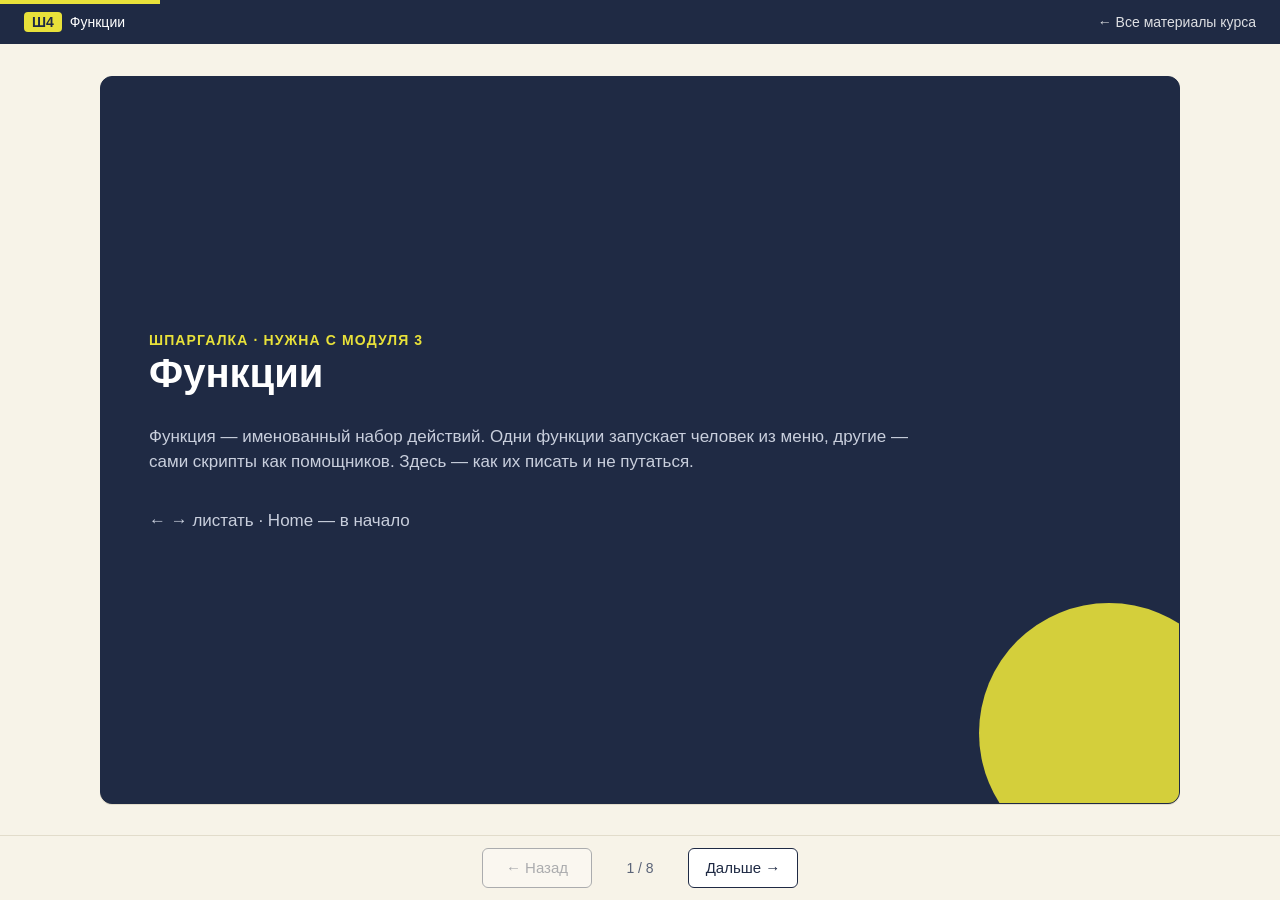
<file: cheatsheets/sh4-functions.html>
<!doctype html>
<html lang="ru">
<head>
<meta charset="utf-8">
<meta name="viewport" content="width=device-width, initial-scale=1">
<title>Ш4. Функции — Скрипты для Google Таблиц</title>
<link rel="stylesheet" href="../assets/slides.css">
</head>
<body>
<div class="progress"></div>
<div class="deck">
  <div class="topbar">
    <div><span class="badge">Ш4</span>Функции</div>
    <a href="../index.html">← Все материалы курса</a>
  </div>

  <main class="stage">

    <section class="slide title">
      <div class="kicker">Шпаргалка · нужна с модуля 3</div>
      <h1>Функции</h1>
      <p class="lead">Функция — именованный набор действий. Одни функции запускает человек из меню, другие — сами скрипты как помощников. Здесь — как их писать и не путаться.</p>
      <p class="lead">← → листать · Home — в начало</p>
    </section>

    <section class="slide">
      <h2><span class="num">1</span>Объявить и вызвать</h2>
      <div class="cols">
<pre class="code">// Объявляем
function sayHello() {
  SpreadsheetApp.getActive().toast('Hello!');
}

// Вызываем из другой функции — со скобками
function main() {
  sayHello();
}</pre>
        <div>
          <p><code>function имя() { … }</code> — объявление. Код внутри не выполняется, пока функцию не вызовут.</p>
          <p><code>имя()</code> — вызов. Скобки обязательны: без них функция не запустится.</p>
          <div class="note">Из меню и кнопок функцию назначают по имени <b>без скобок</b>: <code>addItem('Hello', 'sayHello')</code>.</div>
        </div>
      </div>
    </section>

    <section class="slide">
      <h2><span class="num">2</span>Параметры и return</h2>
      <div class="cols">
<pre class="code">// hours — параметр: значение снаружи
function hoursToText(hours) {
  const h = Math.floor(hours);
  const m = Math.round((hours - h) * 60);
  return h + ' h ' + m + ' min';
}

hoursToText(2.25)   // '2 h 15 min'
hoursToText(0.5)    // '0 h 30 min'

// Несколько параметров — через запятую
function isLate(deadline, done) {
  return done > deadline;
}</pre>
        <div>
          <p><b>Параметры</b> — то, что функция получает на вход. <b>return</b> — то, что она отдаёт обратно.</p>
          <p>Как формула в таблице: <code>=ОКРУГЛ(A1; 2)</code> получает число и точность и возвращает результат.</p>
          <div class="note"><code>return</code> сразу завершает функцию. Всё, что ниже него, не выполнится.</div>
        </div>
      </div>
    </section>

    <section class="slide">
      <h2><span class="num">3</span>Два вида функций в проекте</h2>
      <table class="map">
        <tr><th>Вид</th><th>Пример</th><th>Кто запускает</th></tr>
        <tr><td>Действие</td><td><code>formatOrdersSheet()</code></td><td>Человек: из меню, кнопкой, из редактора. Параметров нет</td></tr>
        <tr><td>Помощник</td><td><code>parseDate_(value)</code></td><td>Другие функции. Получает параметры, возвращает результат. В конце имени — подчёркивание, чтобы не мешал в списке запуска</td></tr>
        <tr><td>Особое имя</td><td><code>onOpen()</code>, <code>onEdit(e)</code></td><td>Таблица сама: при открытии, при правке</td></tr>
        <tr><td>Своя формула</td><td><code>WORKDAYS_BY_COUNTRY(...)</code></td><td>Ячейка таблицы (<a href="https://docs.google.com/document/d/1ptkdptm1Bb0LzS0qnH9ScVQOKNdEuuCF5P73Dp8sURc/edit?tab=t.qu67i9lmqf6q" target="_blank" rel="noopener">модуль 7</a>)</td></tr>
      </table>
      <div class="note">Хороший признак: функция-действие короткая и читается как план, а вся «механика» спрятана в помощниках.</div>
    </section>

    <section class="slide">
      <h2><span class="num">4</span>Короткая запись: стрелочные функции</h2>
      <div class="cols">
<pre class="code">// Обычная запись
const open = values.filter(function (row) {
  return row[4] !== 'Done';
});

// Стрелочная — то же самое
const open2 = values.filter(r => r[4] !== 'Done');

// Стрелочная с несколькими строками
const ids = values.map(row => {
  const id = row[0];
  return id.toUpperCase();
});</pre>
        <div>
          <p>Стрелка <code>=&gt;</code> — короткий способ написать функцию «на один раз», чаще всего внутри <code>filter</code>, <code>map</code>, <code>forEach</code>.</p>
          <p>Если тело в одну строку и без фигурных скобок, <code>return</code> подставляется сам.</p>
          <div class="note">ИИ часто пишет стрелками. Читайте <code>row =&gt; …</code> как «для каждой строки row верни …».</div>
        </div>
      </div>
    </section>

    <section class="slide">
      <h2><span class="num">5</span>Что видно внутри и снаружи</h2>
      <div class="cols">
<pre class="code">const SHEET = 'Orders';  // видна всем функциям

function countOrders() {
  const sheet = getSheet(SHEET); // только здесь
  return sheet.getLastRow() - 1;
}

function report() {
  console.log(countOrders());  // 200
  console.log(sheet);  // sheet is not defined
}</pre>
        <div>
          <p>Переменная, объявленная <b>внутри</b> функции, живёт только в ней. Другие функции её не видят.</p>
          <p>Константы <b>вне</b> функций (как в <code>Config.gs</code>) видны во всём проекте, во всех файлах.</p>
          <div class="note">Нужно передать значение из одной функции в другую — передавайте параметром или через <code>return</code>.</div>
        </div>
      </div>
    </section>

    <section class="slide">
      <h2><span class="num">6</span>Частые ошибки</h2>
      <div class="note err"><b>Функция вернула undefined</b><br>Забыли <code>return</code>. Функция всё посчитала, но ничего не отдала обратно.</div>
      <div class="note err"><b>TypeError: Cannot read properties of undefined (reading 'range')</b><br>Запустили <code>onEdit(e)</code> из редактора. Объект <code>e</code> приходит только при настоящей правке в таблице — проверяйте, редактируя ячейку.</div>
      <div class="note err"><b>TypeError: … is not a function</b><br>Вызвали как функцию то, что ею не является: опечатка в имени или скобки после переменной.</div>
      <div class="note err"><b>Script function not found</b><br>В меню или на кнопке указано имя функции, которой нет в проекте, или имя со скобками: <code>'sayHello()'</code> вместо <code>'sayHello'</code>.</div>
    </section>

    <section class="slide">
      <h2><span class="num">7</span>Почитать подробнее</h2>
      <ul>
        <li><a href="https://learn.javascript.ru/function-basics">Современный учебник JavaScript: Функции</a></li>
        <li><a href="https://learn.javascript.ru/arrow-functions-basics">Современный учебник JavaScript: Стрелочные функции, основы</a></li>
      </ul>
      <p><b>Назад:</b> <a href="sh3-conditions-loops.html">Ш3. Условия и циклы</a> · <b>Дальше:</b> <a href="sh5-arrays.html">Ш5. Массивы</a></p>
    </section>

  </main>

  <nav class="controls">
    <button type="button" data-prev>← Назад</button>
    <span class="count" data-count></span>
    <button type="button" data-next>Дальше →</button>
  </nav>
</div>
<script src="../assets/slides.js"></script>
</body>
</html>
</file>
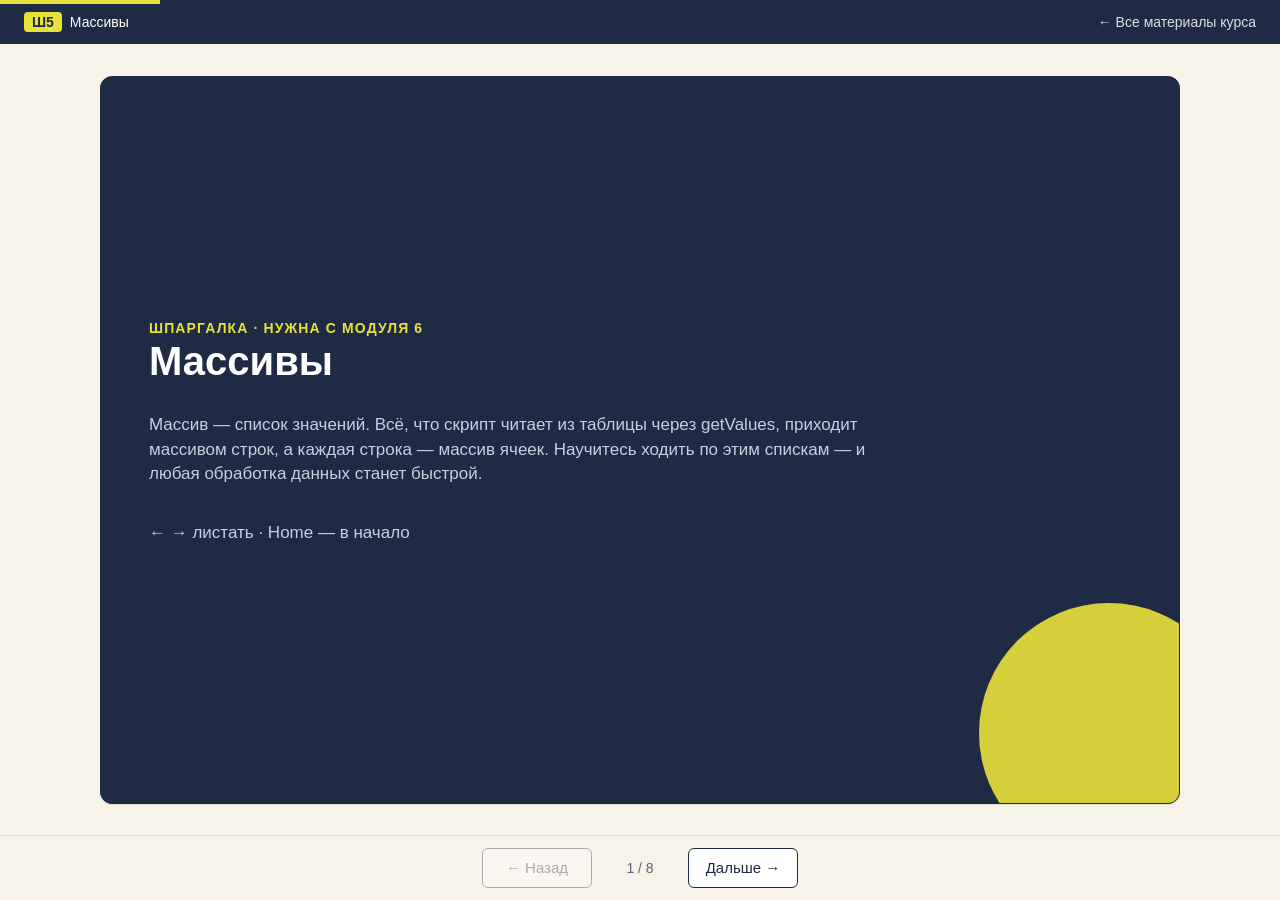
<file: cheatsheets/sh5-arrays.html>
<!doctype html>
<html lang="ru">
<head>
<meta charset="utf-8">
<meta name="viewport" content="width=device-width, initial-scale=1">
<title>Ш5. Массивы — Скрипты для Google Таблиц</title>
<link rel="stylesheet" href="../assets/slides.css">
</head>
<body>
<div class="progress"></div>
<div class="deck">
  <div class="topbar">
    <div><span class="badge">Ш5</span>Массивы</div>
    <a href="../index.html">← Все материалы курса</a>
  </div>

  <main class="stage">

    <section class="slide title">
      <div class="kicker">Шпаргалка · нужна с модуля 6</div>
      <h1>Массивы</h1>
      <p class="lead">Массив — список значений. Всё, что скрипт читает из таблицы через getValues, приходит массивом строк, а каждая строка — массив ячеек. Научитесь ходить по этим спискам — и любая обработка данных станет быстрой.</p>
      <p class="lead">← → листать · Home — в начало</p>
    </section>

    <section class="slide">
      <h2><span class="num">1</span>Список в квадратных скобках</h2>
      <div class="cols">
<pre class="code">const statuses = ['New', 'In Progress', 'Done'];

statuses[0]        // 'New' — счёт с нуля!
statuses[2]        // 'Done'
statuses.length    // 3 — сколько элементов
statuses.at(-1)    // 'Done' — последний

statuses.push('Problem');   // добавить в конец
statuses.length    // 4</pre>
        <div>
          <p>Элементы считаются <b>с нуля</b>: первый — <code>[0]</code>, второй — <code>[1]</code>.</p>
          <p><code>length</code> — сколько элементов. Последний элемент — <code>[length - 1]</code> или <code>at(-1)</code>.</p>
          <div class="note">В таблице строки и колонки считаются с 1, в массиве — с 0. Это главный источник путаницы. Держите в голове: «в массиве на один меньше».</div>
        </div>
      </div>
    </section>

    <section class="slide">
      <h2><span class="num">2</span>Таблица — это массив массивов</h2>
      <div class="cols">
<pre class="code">const values = sheet.getRange('A1:C3').getValues();
// [
//   ['ID',       'Created', 'Deadline'],  ← [0]
//   ['ORD-1001', дата,     дата],       ← [1]
//   ['ORD-1002', дата,     дата],       ← [2]
// ]

values[1][0]     // 'ORD-1001' — строка 2, колонка A
values.length    // 3 — строк
values[0].length // 3 — колонок</pre>
        <div>
          <p>Первая скобка — номер строки, вторая — номер колонки. Оба с нуля.</p>
          <table class="map">
            <tr><th>Ячейка</th><th>В массиве</th></tr>
            <tr><td>A1</td><td><code>values[0][0]</code></td></tr>
            <tr><td>E2</td><td><code>values[1][4]</code></td></tr>
            <tr><td>Строка N, колонка M</td><td><code>values[N-1][M-1]</code></td></tr>
          </table>
        </div>
      </div>
    </section>

    <section class="slide">
      <h2><span class="num">3</span>Одна колонка — тоже двумерная</h2>
      <div class="cols">
<pre class="code">// Колонка I (часы) из трёх строк
sheet.getRange('I2:I4').getValues()
// [[3.5], [4.0], [2.2]]  — не [3.5, 4.0, 2.2]!

// Сделать плоский список
const hours = sheet.getRange('I2:I4').getValues()
  .map(row => row[0]);           // [3.5, 4.0, 2.2]

// Обратно для записи — каждое число в свои скобки
sheet.getRange('P2:P4')
  .setValues(hours.map(h => [h * 2]));</pre>
        <div>
          <p><code>getValues</code> <b>всегда</b> возвращает массив строк — даже если колонка одна.</p>
          <p>И <code>setValues</code> всегда ждёт массив строк. Плоский список <code>[1, 2, 3]</code> он не примет.</p>
          <div class="note"><code>map(row =&gt; row[0])</code> — «разверни в плоский список». <code>map(x =&gt; [x])</code> — «заверни обратно».</div>
        </div>
      </div>
    </section>

    <section class="slide">
      <h2><span class="num">4</span>map, filter, find, some</h2>
      <table class="map">
        <tr><th>Метод</th><th>Что делает</th><th>Пример</th></tr>
        <tr><td><code>forEach</code></td><td>Сделать что-то для каждого элемента</td><td><code>rows.forEach(r =&gt; console.log(r[0]))</code></td></tr>
        <tr><td><code>map</code></td><td>Превратить каждый элемент в новый</td><td><code>rows.map(r =&gt; r[0])</code> — список ID</td></tr>
        <tr><td><code>filter</code></td><td>Оставить подходящие</td><td><code>rows.filter(r =&gt; r[4] === 'Problem')</code></td></tr>
        <tr><td><code>find</code></td><td>Найти первый подходящий</td><td><code>rows.find(r =&gt; r[0] === 'ORD-1001')</code></td></tr>
        <tr><td><code>some</code></td><td>Есть ли хоть один подходящий</td><td><code>rows.some(r =&gt; r[8] &gt; 24)</code> → true/false</td></tr>
        <tr><td><code>includes</code></td><td>Есть ли значение в списке</td><td><code>['Done','Problem'].includes(status)</code></td></tr>
      </table>
      <div class="note">Методы можно соединять цепочкой: <code>rows.filter(…).map(…)</code> — «отбери, потом преврати».</div>
    </section>

    <section class="slide">
      <h2><span class="num">5</span>Срезать, склеить, отсортировать</h2>
      <div class="cols">
<pre class="code">values.slice(1)          // все строки, кроме шапки
values.slice(0, 10)      // первые 10 строк

[1, 2].concat([3, 4])    // [1, 2, 3, 4]
['ID'].concat(row)       // добавить колонку слева

// Сортировка текста — сразу работает
names.sort();

// Сортировка чисел — нужна функция сравнения!
[10, 9, 100].sort()                // [10, 100, 9] ✗
[10, 9, 100].sort((a, b) => a - b) // [9, 10, 100] ✓

// Строки таблицы по часам, по убыванию
rows.sort((a, b) => b[8] - a[8]);</pre>
        <div>
          <p><code>slice</code> не меняет исходный массив, а возвращает новый. Удобно, чтобы отрезать шапку.</p>
          <p><code>sort</code> без аргументов сравнивает всё как текст. Для чисел и дат пишите функцию: <code>(a, b) =&gt; a - b</code> — по возрастанию, <code>b - a</code> — по убыванию.</p>
        </div>
      </div>
    </section>

    <section class="slide">
      <h2><span class="num">6</span>Частые ошибки</h2>
      <div class="note err"><b>The parameters (number[]) don't match the method signature for SpreadsheetApp.Range.setValues</b><br>В <code>setValues</code> передали плоский список. Заверните каждый элемент: <code>list.map(x =&gt; [x])</code>.</div>
      <div class="note err"><b>Сравнение values[i] === 'Done' всегда false</b><br>Сравнили целую строку с текстом. Нужна ячейка: <code>values[i][4] === 'Done'</code>.</div>
      <div class="note err"><b>Числа отсортировались странно: 10, 100, 9</b><br>Забыли функцию сравнения в <code>sort</code>.</div>
      <div class="note err"><b>Шапка попала в расчёт</b><br>Забыли <code>slice(1)</code>, и строка с названиями колонок посчиталась как данные.</div>
    </section>

    <section class="slide">
      <h2><span class="num">7</span>Почитать подробнее</h2>
      <ul>
        <li><a href="https://learn.javascript.ru/array">Современный учебник JavaScript: Массивы</a></li>
        <li><a href="https://learn.javascript.ru/array-methods">Современный учебник JavaScript: Методы массивов</a></li>
      </ul>
      <p><b>Назад:</b> <a href="sh4-functions.html">Ш4. Функции</a> · <b>Дальше:</b> <a href="sh6-objects.html">Ш6. Объекты-словари</a></p>
    </section>

  </main>

  <nav class="controls">
    <button type="button" data-prev>← Назад</button>
    <span class="count" data-count></span>
    <button type="button" data-next>Дальше →</button>
  </nav>
</div>
<script src="../assets/slides.js"></script>
</body>
</html>
</file>
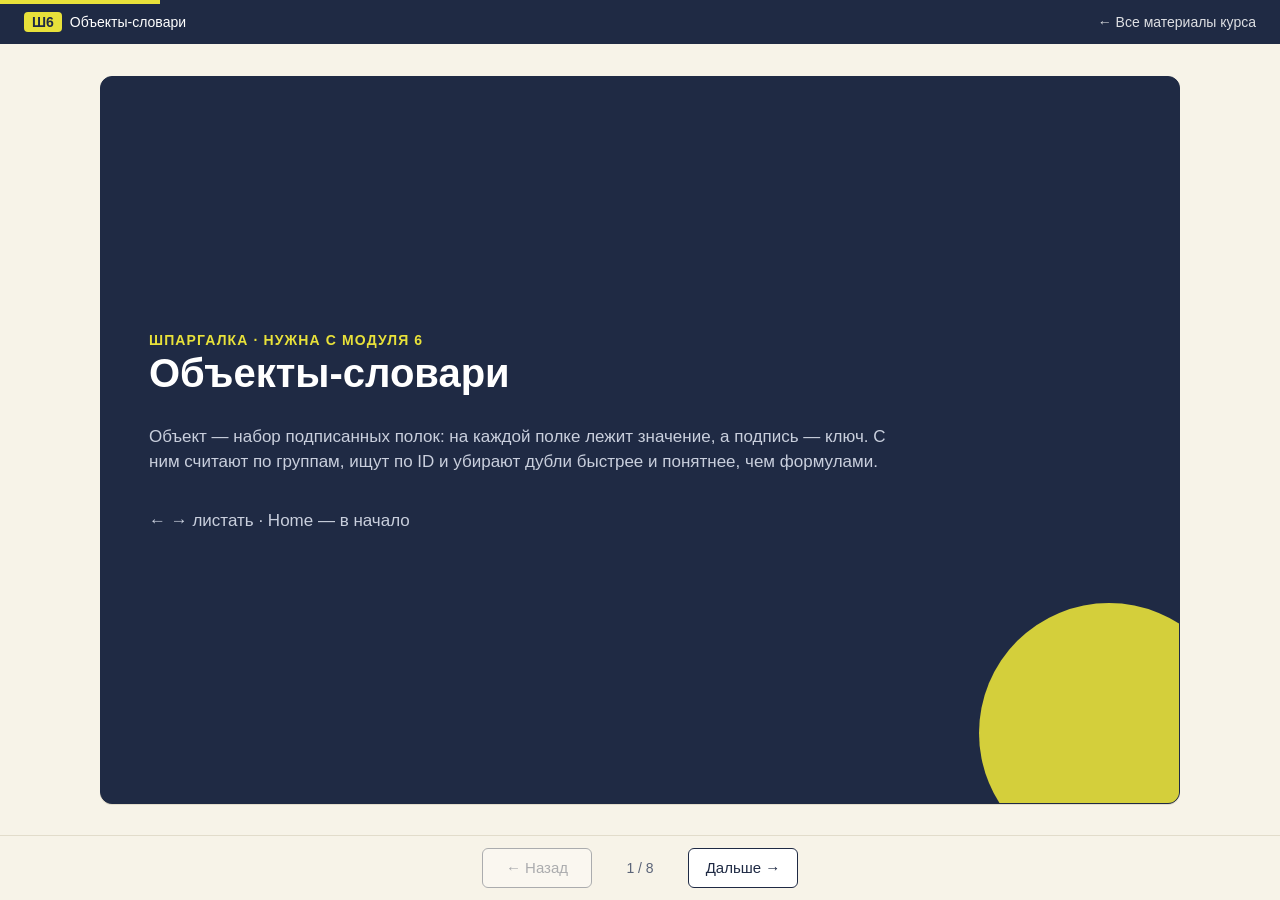
<file: cheatsheets/sh6-objects.html>
<!doctype html>
<html lang="ru">
<head>
<meta charset="utf-8">
<meta name="viewport" content="width=device-width, initial-scale=1">
<title>Ш6. Объекты-словари — Скрипты для Google Таблиц</title>
<link rel="stylesheet" href="../assets/slides.css">
</head>
<body>
<div class="progress"></div>
<div class="deck">
  <div class="topbar">
    <div><span class="badge">Ш6</span>Объекты-словари</div>
    <a href="../index.html">← Все материалы курса</a>
  </div>

  <main class="stage">

    <section class="slide title">
      <div class="kicker">Шпаргалка · нужна с модуля 6</div>
      <h1>Объекты-словари</h1>
      <p class="lead">Объект — набор подписанных полок: на каждой полке лежит значение, а подпись — ключ. С ним считают по группам, ищут по ID и убирают дубли быстрее и понятнее, чем формулами.</p>
      <p class="lead">← → листать · Home — в начало</p>
    </section>

    <section class="slide">
      <h2><span class="num">1</span>Ключ и значение</h2>
      <div class="cols">
<pre class="code">const order = {
  id: 'ORD-1001',
  status: 'In Progress',
  hours: 3.5,
};

order.status          // 'In Progress'
order['hours']        // 3.5 — то же через скобки
order.status = 'Done';   // поменять
order.qc = 5;             // добавить новое поле

// Ключ с пробелом или русский — только в скобках
const counts = {};
counts['In Progress'] = 11;</pre>
        <div>
          <p>В фигурных скобках — пары <b>ключ: значение</b> через запятую.</p>
          <p>Читать и писать можно через точку <code>order.status</code> или через скобки <code>order['status']</code>. Скобки нужны, когда ключ лежит в переменной или в нём есть пробелы.</p>
          <div class="note">Массив — когда важен порядок: «первый, второй, третий». Объект — когда важно имя: «статус», «часы», «D-004».</div>
        </div>
      </div>
    </section>

    <section class="slide">
      <h2><span class="num">2</span>Посчитать по группам</h2>
      <div class="cols">
<pre class="code">const counts = {};

rows.forEach(row => {
  const status = row[4];
  counts[status] = (counts[status] || 0) + 1;
});

// { 'Done': 178, 'Problem': 10, ... }</pre>
        <div>
          <p>Главный шаблон <a href="https://docs.google.com/document/d/1Fk2q8OthXoY0xDYuGhodQrIqktpbT6mKWS6amwSNP70/edit?tab=t.k0fxyfhhtuva" target="_blank" rel="noopener">модуля 6</a>. Читается так: «возьми, сколько уже насчитано по этому статусу (или 0, если полки ещё нет), прибавь 1 и положи обратно».</p>
          <p><code>|| 0</code> нужен потому, что в первый раз полки нет и там <code>undefined</code>.</p>
          <div class="note">Это СЧЁТЕСЛИ сразу по всем значениям колонки — одним проходом.</div>
        </div>
      </div>
    </section>

    <section class="slide">
      <h2><span class="num">3</span>Карточка со счётчиками</h2>
      <div class="cols">
<pre class="code">const byWorker = {};

rows.forEach(row => {
  const name = row[6];
  if (!byWorker[name]) {
    byWorker[name] = { orders: 0, hours: 0 };
  }
  byWorker[name].orders++;
  byWorker[name].hours += row[8];
});

// {
//   'Olga L.': { orders: 7, hours: 31.5 },
//   'Gleb G.':  { orders: 5, hours: 22.0 },
// }</pre>
        <div>
          <p>На полке может лежать не число, а целая карточка с несколькими счётчиками.</p>
          <p>Сначала проверяем, есть ли карточка (<code>if (!byWorker[name])</code>), и создаём пустую. Потом увеличиваем счётчики.</p>
          <div class="note">Так за один проход собирается сводная таблица с любыми колонками.</div>
        </div>
      </div>
    </section>

    <section class="slide">
      <h2><span class="num">4</span>Из словаря — в таблицу</h2>
      <div class="cols code-wide">
<pre class="code">Object.keys(counts)
// ['Done', 'In Progress', 'Problem', ...]

Object.entries(counts)
// [['Done', 170], ['In Progress', 11], ...]

// Сразу готово для setValues!
const rows = Object.entries(counts);
sheet.getRange(2, 1, rows.length, 2).setValues(rows);

// С карточками — через map
const out = Object.keys(byWorker).sort().map(name =>
  [name, byWorker[name].orders,
   byWorker[name].hours]);</pre>
        <div>
          <p><code>Object.keys</code> — список ключей. <code>Object.entries</code> — список пар «ключ, значение», то есть уже готовые строки для таблицы.</p>
          <p><code>.sort()</code> перед <code>map</code> — чтобы строки шли по алфавиту.</p>
        </div>
      </div>
    </section>

    <section class="slide">
      <h2><span class="num">5</span>Справочник вместо ВПР</h2>
      <div class="cols code-wide">
<pre class="code">// Один раз строим справочник: ID → строка сотрудника
const employees = {};
empValues.slice(1).forEach(r => {
  employees[r[0]] = r;
});

// Дальше — мгновенный поиск
employees['D-004']       // вся строка сотрудника
employees['D-004'][5]    // его супервайзер

// Есть ли такой ID?
if (!employees[id]) console.log('No ID: ' + id);

// Только уникальные значения — Set
const ids = new Set(rows.map(r => r[5]));
ids.has('D-004')   // true
ids.size           // сколько разных</pre>
        <div>
          <p>Справочник — это ВПР, который строится один раз и потом отвечает мгновенно. Для тысяч строк разница огромная.</p>
          <p><code>Set</code> — набор без повторов. Удобен, когда нужно только «есть / нет» и «сколько разных».</p>
        </div>
      </div>
    </section>

    <section class="slide">
      <h2><span class="num">6</span>Частые ошибки</h2>
      <div class="note err"><b>Вместо числа получилось NaN</b><br>Прибавили к полке, которой ещё нет: <code>undefined + 1</code>. Нужно <code>(counts[k] || 0) + 1</code> или проверка <code>if (!obj[k])</code>.</div>
      <div class="note err"><b>Cannot read properties of undefined (reading 'orders')</b><br>Обратились к полю карточки, которую не создали: <code>byWorker[name].orders++</code> без предварительного <code>byWorker[name] = {…}</code>.</div>
      <div class="note err"><b>«Done» и «done» посчитались отдельно</b><br>Ключи различают регистр и пробелы. Перед подсчётом чистите значения: <code>trim()</code>, единый регистр.</div>
      <div class="note err"><b>В журнале видно [object Object]</b><br>Склеили объект с текстом. Печатайте отдельно: <code>console.log(obj)</code> или <code>JSON.stringify(obj)</code>.</div>
    </section>

    <section class="slide">
      <h2><span class="num">7</span>Почитать подробнее</h2>
      <ul>
        <li><a href="https://learn.javascript.ru/object">Современный учебник JavaScript: Объекты</a></li>
        <li><a href="https://learn.javascript.ru/keys-values-entries">Современный учебник JavaScript: Object.keys, values, entries</a></li>
        <li><a href="https://learn.javascript.ru/map-set">Современный учебник JavaScript: Map и Set</a></li>
      </ul>
      <p><b>Назад:</b> <a href="sh5-arrays.html">Ш5. Массивы</a> · <b>Дальше:</b> <a href="sh7-dates-strings.html">Ш7. Даты и строки</a></p>
    </section>

  </main>

  <nav class="controls">
    <button type="button" data-prev>← Назад</button>
    <span class="count" data-count></span>
    <button type="button" data-next>Дальше →</button>
  </nav>
</div>
<script src="../assets/slides.js"></script>
</body>
</html>
</file>
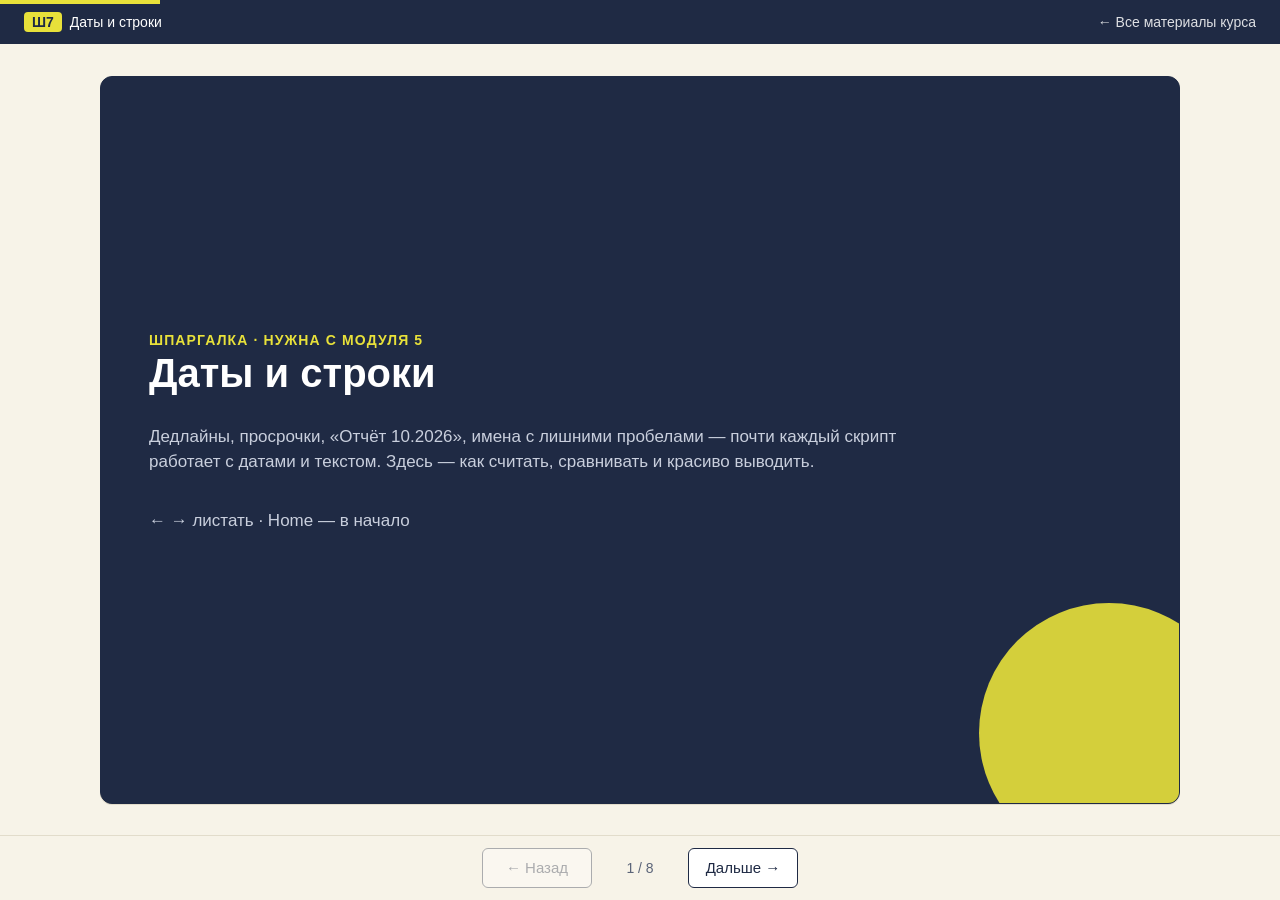
<file: cheatsheets/sh7-dates-strings.html>
<!doctype html>
<html lang="ru">
<head>
<meta charset="utf-8">
<meta name="viewport" content="width=device-width, initial-scale=1">
<title>Ш7. Даты и строки — Скрипты для Google Таблиц</title>
<link rel="stylesheet" href="../assets/slides.css">
</head>
<body>
<div class="progress"></div>
<div class="deck">
  <div class="topbar">
    <div><span class="badge">Ш7</span>Даты и строки</div>
    <a href="../index.html">← Все материалы курса</a>
  </div>

  <main class="stage">

    <section class="slide title">
      <div class="kicker">Шпаргалка · нужна с модуля 5</div>
      <h1>Даты и строки</h1>
      <p class="lead">Дедлайны, просрочки, «Отчёт 10.2026», имена с лишними пробелами — почти каждый скрипт работает с датами и текстом. Здесь — как считать, сравнивать и красиво выводить.</p>
      <p class="lead">← → листать · Home — в начало</p>
    </section>

    <section class="slide">
      <h2><span class="num">1</span>Откуда берутся даты</h2>
      <div class="cols">
<pre class="code">// Из ячейки с датой — сразу объект Date
const deadline = values[1][2];
deadline instanceof Date     // true

// Сейчас
const now = new Date();

// Год, МЕСЯЦ С НУЛЯ, день, часы, минуты
new Date(2026, 9, 19)        // 19 октября 2026!
new Date(2026, 9, 19, 14, 30)

// Из текста — только в формате ГГГГ-ММ-ДД
new Date('2026-10-19')       // работает
new Date('19.10.2026')       // Invalid Date</pre>
        <div>
          <p>Если в ячейке настоящая дата, <code>getValues</code> вернёт объект <code>Date</code>. Если дата набрана текстом — вернётся строка, и её надо разобрать (функция <code>parseDate</code> из <a href="https://docs.google.com/document/d/13MtvKTYr9phef3FQ8FtgEdVHn8fVODUpS78gn4h951Q/edit?tab=t.yiex4ee8zazc" target="_blank" rel="noopener">модуля 2</a>).</p>
          <div class="note"><b>Месяцы в JavaScript считаются с нуля:</b> январь — 0, октябрь — 9, декабрь — 11. Дни — как обычно, с 1.</div>
        </div>
      </div>
    </section>

    <section class="slide">
      <h2><span class="num">2</span>Считать с датами</h2>
      <div class="cols code-wide">
<pre class="code">const HOUR = 60 * 60 * 1000;   // мс в часе
const DAY = 24 * HOUR;          // мс в дне

// Сравнивать можно напрямую
if (deadline &lt; now) { /* просрочен */ }

// Разница — в миллисекундах
const hoursLeft = (deadline - now) / HOUR;
const daysLate = Math.floor((done - deadline) / DAY);

// Прибавить время
const in3days = new Date(now.getTime() + 3 * DAY);
const in4hours = new Date(now.getTime() + 4 * HOUR);</pre>
        <div>
          <p>Внутри дата — это число миллисекунд. Поэтому даты можно сравнивать знаками <code>&lt;</code> и <code>&gt;</code> и вычитать друг из друга.</p>
          <p>Результат вычитания делим на «миллисекунд в часе» или «в дне» — получаем часы или дни.</p>
          <div class="note">Заведите константы <code>HOUR</code> и <code>DAY</code> — код станет читаться как текст: «3 * DAY».</div>
        </div>
      </div>
    </section>

    <section class="slide">
      <h2><span class="num">3</span>Дата → красивый текст</h2>
      <div class="cols">
<pre class="code">const tz = SpreadsheetApp.getActive()
  .getSpreadsheetTimeZone();

Utilities.formatDate(now, tz, 'dd.MM.yyyy')
// → 19.10.2026
Utilities.formatDate(now, tz, 'dd.MM.yyyy HH:mm')
// → 19.10.2026 14:30
Utilities.formatDate(now, tz, 'MM.yyyy')
// → 10.2026
Utilities.formatDate(now, tz, 'yyyy-MM-dd')
// → 2026-10-19</pre>
        <table class="map">
          <tr><th>Код</th><th>Что это</th></tr>
          <tr><td><code>dd</code></td><td>день: 01–31</td></tr>
          <tr><td><code>MM</code></td><td>месяц: 01–12</td></tr>
          <tr><td><code>yyyy</code></td><td>год: 2026</td></tr>
          <tr><td><code>HH</code></td><td>часы: 00–23</td></tr>
          <tr><td><code>mm</code></td><td>минуты: 00–59</td></tr>
        </table>
      </div>
      <div class="note"><b>MM — месяц, mm — минуты.</b> Перепутать их — самая частая ошибка в форматах дат.</div>
    </section>

    <section class="slide">
      <h2><span class="num">4</span>Часовые пояса</h2>
      <p class="lead">Команда работает в разных странах, поэтому «9 утра» у всех разное. Часовой пояс задан в трёх местах:</p>
      <table class="map">
        <tr><th>Где</th><th>На что влияет</th><th>Где поменять</th></tr>
        <tr><td>Таблица</td><td>Как даты показываются в ячейках и когда наступает «сегодня» в формулах</td><td>Файл → Настройки → Часовой пояс</td></tr>
        <tr><td>Проект скрипта</td><td>Когда срабатывают триггеры «каждый день в 9»</td><td>Редактор → Настройки проекта</td></tr>
        <tr><td>formatDate</td><td>Как дата превращается в текст</td><td>Второй параметр: <code>tz</code></td></tr>
      </table>
      <div class="note">Правило: пусть все три совпадают. В <code>formatDate</code> передавайте <code>getSpreadsheetTimeZone()</code>, а не пишите пояс руками.</div>
    </section>

    <section class="slide">
      <h2><span class="num">5</span>Строки: чистка и поиск</h2>
      <div class="cols">
<pre class="code">'  Olga L. '.trim()           // 'Olga L.'
'DONE'.toLowerCase()          // 'done'
'ord-1001'.toUpperCase()      // 'ORD-1001'

'More photos needed'.includes('photos')   // true
'ORD-1001'.startsWith('ORD')         // true

'Ivanova Anna'.split(' ')     // ['Ivanova', 'Anna']
'3,5'.replace(',', '.')       // '3.5'
'a-b-c'.replaceAll('-', '')   // 'abc'

String(7).padStart(3, '0')    // '007' — для ID
'Order'.length                // 5</pre>
        <div>
          <p>Методы строк не меняют исходный текст, а возвращают новый. Результат нужно сохранить: <code>name = name.trim()</code>.</p>
          <p><code>replace</code> меняет только <b>первое</b> вхождение, <code>replaceAll</code> — все.</p>
          <div class="note">Перед сравнением текстов чистите оба: <code>a.trim().toLowerCase() === b.trim().toLowerCase()</code>.</div>
        </div>
      </div>
    </section>

    <section class="slide">
      <h2><span class="num">6</span>Частые ошибки</h2>
      <div class="note err"><b>Отчёт за ноябрь вместо октября</b><br><code>new Date(2026, 10, 1)</code> — это 1 ноября: месяц считается с нуля.</div>
      <div class="note err"><b>В названии листа «Отчёт 30.2026»</b><br>В формате написали <code>mm</code> (минуты) вместо <code>MM</code> (месяц).</div>
      <div class="note err"><b>Даты в письме сдвинуты на несколько часов</b><br>В <code>formatDate</code> указан не тот часовой пояс, или пояс проекта не совпадает с поясом таблицы.</div>
      <div class="note err"><b>deadline &lt; now всегда false</b><br>В ячейке дата набрана текстом, и сравнивается строка с датой. Проверьте: <code>deadline instanceof Date</code>.</div>
    </section>

    <section class="slide">
      <h2><span class="num">7</span>Почитать подробнее</h2>
      <ul>
        <li><a href="https://learn.javascript.ru/date">Современный учебник JavaScript: Дата и время</a></li>
        <li><a href="https://learn.javascript.ru/string">Современный учебник JavaScript: Строки</a></li>
        <li><a href="https://developers.google.com/apps-script/reference/utilities/utilities">Справочник Utilities</a> — formatDate и другие помощники (на английском)</li>
      </ul>
      <p><b>Назад:</b> <a href="sh6-objects.html">Ш6. Объекты-словари</a> · <b>На главную:</b> <a href="../index.html">все материалы</a></p>
    </section>

  </main>

  <nav class="controls">
    <button type="button" data-prev>← Назад</button>
    <span class="count" data-count></span>
    <button type="button" data-next>Дальше →</button>
  </nav>
</div>
<script src="../assets/slides.js"></script>
</body>
</html>
</file>
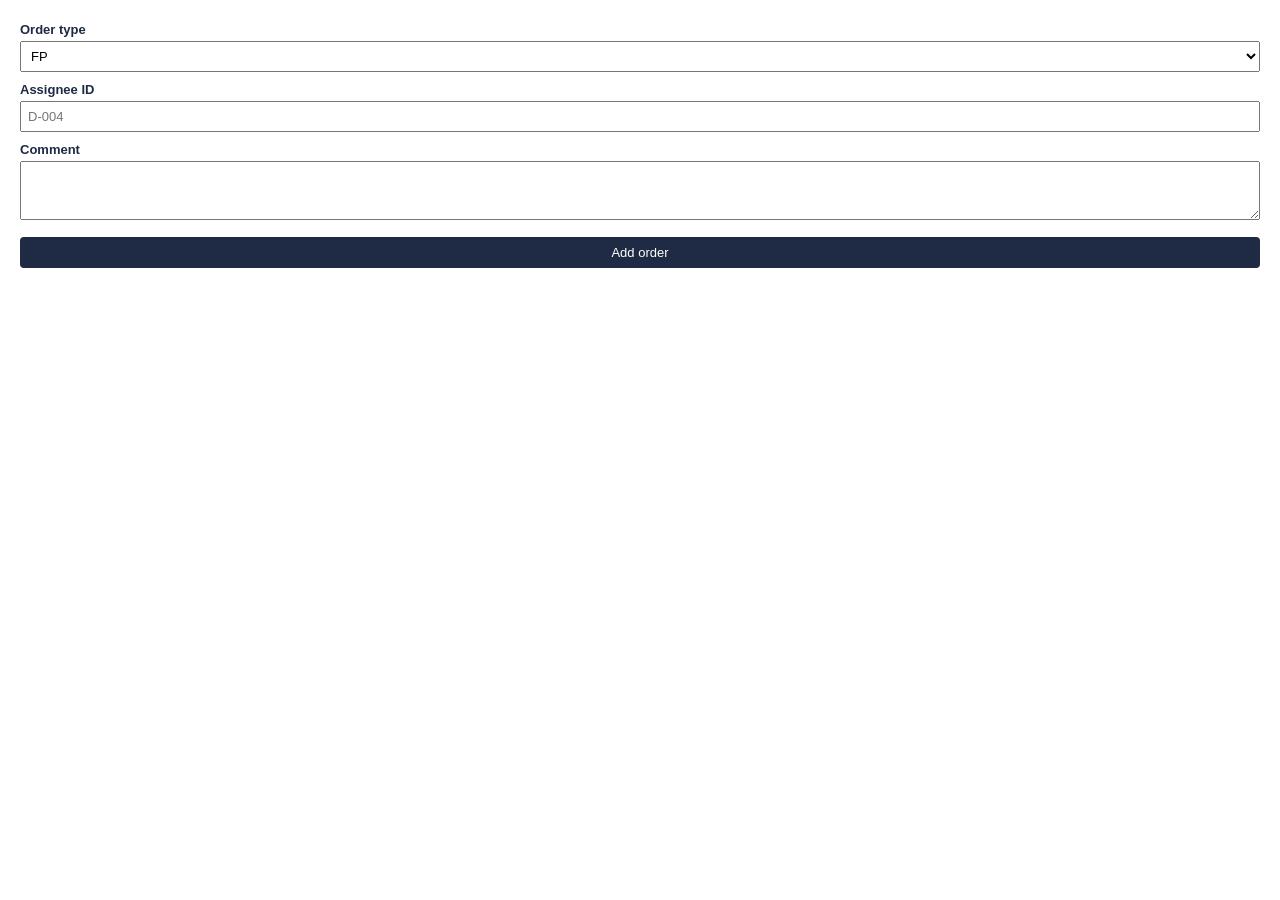
<file: scripts/m03/AddOrder.html>
<!DOCTYPE html>
<html>
  <head>
    <base target="_top">
    <style>
      body { font-family: Arial, sans-serif; font-size: 13px; color: #1f2a44; padding: 4px 12px; }
      label { display: block; margin: 10px 0 4px; font-weight: bold; }
      input, select, textarea { width: 100%; box-sizing: border-box; padding: 6px; font: inherit; }
      button { margin-top: 14px; width: 100%; padding: 8px; background: #1f2a44; color: #fff; border: 0; border-radius: 4px; font: inherit; cursor: pointer; }
      button:disabled { opacity: .5; }
      #msg { margin-top: 10px; }
    </style>
  </head>
  <body>
    <form id="f" onsubmit="send(event)">
      <label>Order type</label>
      <select name="type"><option>FP</option><option>ESX</option><option>FF</option></select>
      <label>Assignee ID</label>
      <input name="workerId" placeholder="D-004" required>
      <label>Comment</label>
      <textarea name="comment" rows="3"></textarea>
      <button id="b">Add order</button>
    </form>
    <div id="msg"></div>
    <script>
      // google.script.run вызывает функцию addOrderFromForm из Dialogs.gs.
      // Имя исполнителя и супервайзера скрипт берёт с листа «Employees» по ID.
      function send(e) {
        e.preventDefault();                           // не перезагружать панель
        const form = document.getElementById('f');
        document.getElementById('b').disabled = true; // чтобы не добавить заказ дважды
        google.script.run
          .withSuccessHandler(function (id) {
            document.getElementById('msg').textContent = 'Order added: ' + id;
            form.reset();
            document.getElementById('b').disabled = false;
          })
          .withFailureHandler(function (err) {
            document.getElementById('msg').textContent = 'Error: ' + err.message;
            document.getElementById('b').disabled = false;
          })
          .addOrderFromForm(form);
      }
    </script>
  </body>
</html>
</file>
<file: assets/slides.css>
/* Презентации курса: шпаргалки и модули. Стиль ADP: тёмно-синий, жёлтый, кремовый, Arial. */
:root {
  --navy: #1f2a44;
  --navy-2: #2b3a5c;
  --yellow: #e8e13a;
  --cream: #f7f3e8;
  --paper: #fffdf7;
  --ink: #1f2a44;
  --muted: #5b6478;
  --line: #e2dccb;
  --code-bg: #1f2a44;
  --code-ink: #e9ecf3;
  --tok-key: #e8e13a;
  --tok-str: #9fe0b5;
  --tok-num: #f4b183;
  --tok-com: #8e99b3;
  --tok-fn: #8ecdf7;
  --bad: #c62828;
  --good: #2e7d32;
}

* { box-sizing: border-box; }
html, body { margin: 0; height: 100%; }
body {
  font-family: Arial, Helvetica, sans-serif;
  background: var(--cream);
  color: var(--ink);
  line-height: 1.45;
}

.deck { min-height: 100%; display: flex; flex-direction: column; }

.topbar {
  display: flex; align-items: center; justify-content: space-between; gap: 12px;
  padding: 12px 24px; background: var(--navy); color: #fff; font-size: 14px;
}
.topbar a { color: #fff; text-decoration: none; opacity: .85; }
.topbar a:hover { opacity: 1; text-decoration: underline; }
.topbar .badge {
  background: var(--yellow); color: var(--navy); font-weight: 700;
  padding: 2px 8px; border-radius: 4px; margin-right: 8px;
}

.stage { flex: 1; display: flex; justify-content: center; padding: 32px 16px 96px; }
.slide {
  display: none; width: 100%; max-width: 1080px;
  background: var(--paper); border: 1px solid var(--line); border-radius: 12px;
  padding: 40px 48px; box-shadow: 0 1px 0 var(--line);
}
.slide.active { display: block; }
.slide h1 { font-size: 40px; line-height: 1.15; margin: 0 0 12px; }
.slide h2 { font-size: 28px; margin: 0 0 20px; }
.slide h2 .num { color: var(--muted); font-weight: 400; margin-right: 8px; }
.slide h3 { font-size: 17px; margin: 18px 0 8px; }
.slide p, .slide li { font-size: 17px; }
.slide ul { padding-left: 20px; margin: 8px 0; }
.slide li { margin: 6px 0; }
.lead { font-size: 20px; color: var(--muted); max-width: 760px; }

.slide.title {
  background: var(--navy); color: #fff; border-color: var(--navy);
  display: none; min-height: 420px; position: relative; overflow: hidden;
}
.slide.title.active { display: flex; flex-direction: column; justify-content: center; }
.slide.title .kicker {
  color: var(--yellow); font-weight: 700; letter-spacing: .08em; text-transform: uppercase; font-size: 14px;
}
.slide.title .lead { color: #c9cfdd; }
.slide.title::after {
  content: ""; position: absolute; right: -60px; bottom: -60px;
  width: 260px; height: 260px; border-radius: 50%; background: var(--yellow); opacity: .9;
}

.cols { display: grid; grid-template-columns: 1.1fr 1fr; gap: 28px; align-items: start; }
.cols.even { grid-template-columns: 1fr 1fr; }
/* Слайды, где слева длинные строки кода: колонка с кодом шире, чтобы не было прокрутки */
.cols.code-wide { grid-template-columns: 1.55fr 1fr; }

pre.code {
  margin: 0; background: var(--code-bg); color: var(--code-ink);
  border-radius: 8px; padding: 16px 18px; overflow-x: auto;
  font-family: "Roboto Mono", "Courier New", monospace; font-size: 14.5px; line-height: 1.55;
}
pre.code .k { color: var(--tok-key); }
pre.code .s { color: var(--tok-str); }
pre.code .n { color: var(--tok-num); }
pre.code .c { color: var(--tok-com); font-style: italic; }
pre.code .f { color: var(--tok-fn); }
code {
  font-family: "Roboto Mono", "Courier New", monospace; font-size: .92em;
  background: #efe9d6; padding: 1px 5px; border-radius: 4px;
}

table.map { width: 100%; border-collapse: collapse; font-size: 15.5px; }
table.map th { background: var(--navy); color: #fff; text-align: left; padding: 8px 10px; }
table.map td { border-bottom: 1px solid var(--line); padding: 8px 10px; vertical-align: top; }
table.map td:first-child { white-space: nowrap; }

.note {
  border-left: 4px solid var(--yellow); background: #fbf7df;
  padding: 10px 14px; border-radius: 0 6px 6px 0; margin: 16px 0 0; font-size: 16px;
}
.err { border-left-color: var(--bad); background: #fdeceb; }
.err b { color: var(--bad); }

.nest { display: grid; gap: 10px; }
.nest .box {
  border: 2px solid var(--navy); border-radius: 10px; padding: 10px 14px; background: #fff;
}
.nest .box .box { margin-top: 8px; }
.nest .box b { font-family: "Roboto Mono", "Courier New", monospace; }
.nest .box span { color: var(--muted); font-size: 15px; margin-left: 6px; }
.nest .box.hl { border-color: var(--yellow); background: #fffbe0; }

.controls {
  position: fixed; left: 0; right: 0; bottom: 0;
  display: flex; align-items: center; justify-content: center; gap: 16px;
  padding: 12px; background: rgba(247, 243, 232, .95); border-top: 1px solid var(--line);
}
.controls button {
  font: inherit; font-size: 15px; border: 1px solid var(--navy); background: #fff; color: var(--navy);
  border-radius: 6px; padding: 8px 16px; cursor: pointer; min-width: 110px;
}
.controls button:hover:not(:disabled) { background: var(--navy); color: #fff; }
.controls button:disabled { opacity: .35; cursor: default; }
.controls .count { font-size: 14px; color: var(--muted); min-width: 64px; text-align: center; }
.progress { position: fixed; left: 0; top: 0; height: 4px; background: var(--yellow); transition: width .2s; }

@media (max-width: 760px) {
  .slide { padding: 24px 18px; }
  .slide h1 { font-size: 30px; }
  .slide h2 { font-size: 22px; }
  .cols, .cols.even, .cols.code-wide { grid-template-columns: 1fr; }
  pre.code { font-size: 13px; }
  table.map { display: block; overflow-x: auto; font-size: 14px; }
  table.map td:first-child { white-space: normal; }
  .controls button { min-width: 0; padding: 8px 12px; }
}

@media print {
  .controls, .progress, .topbar { display: none; }
  .slide, .slide.title { display: block !important; page-break-after: always; box-shadow: none; }
}
</file>
